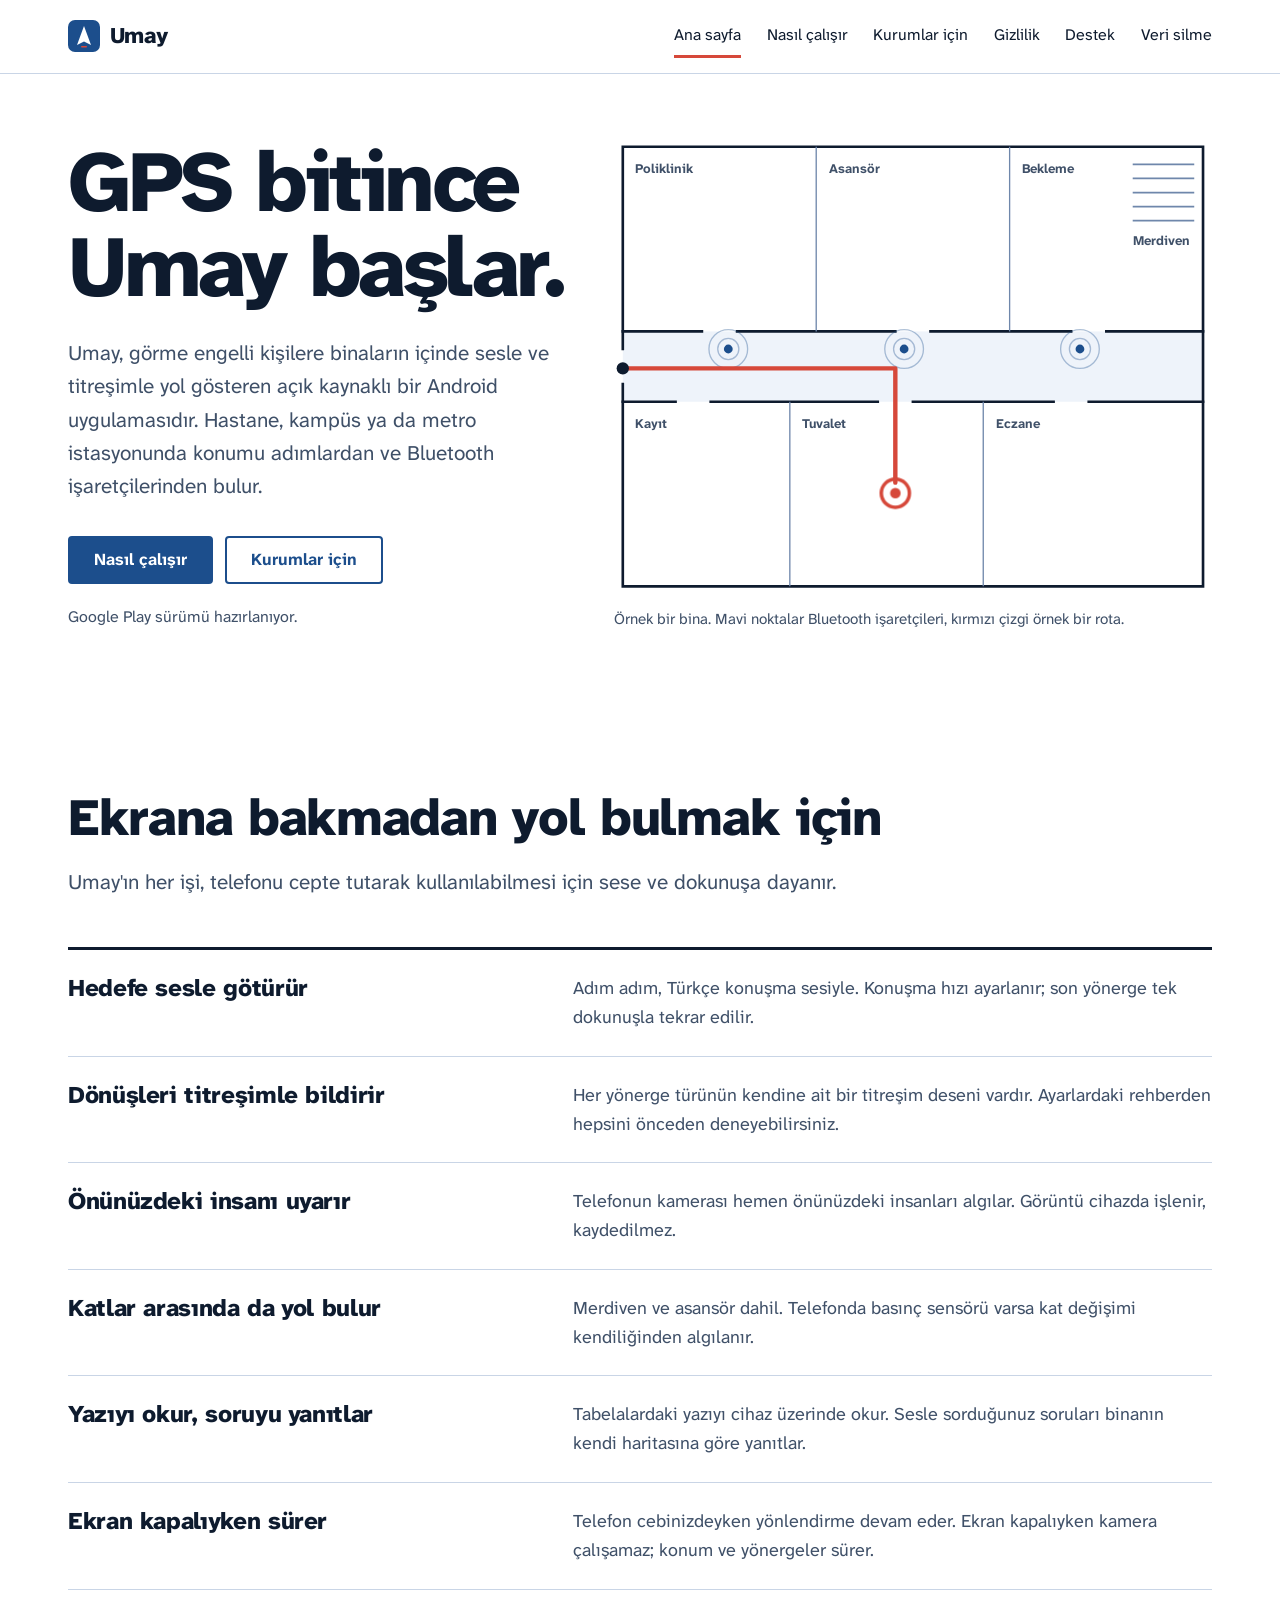
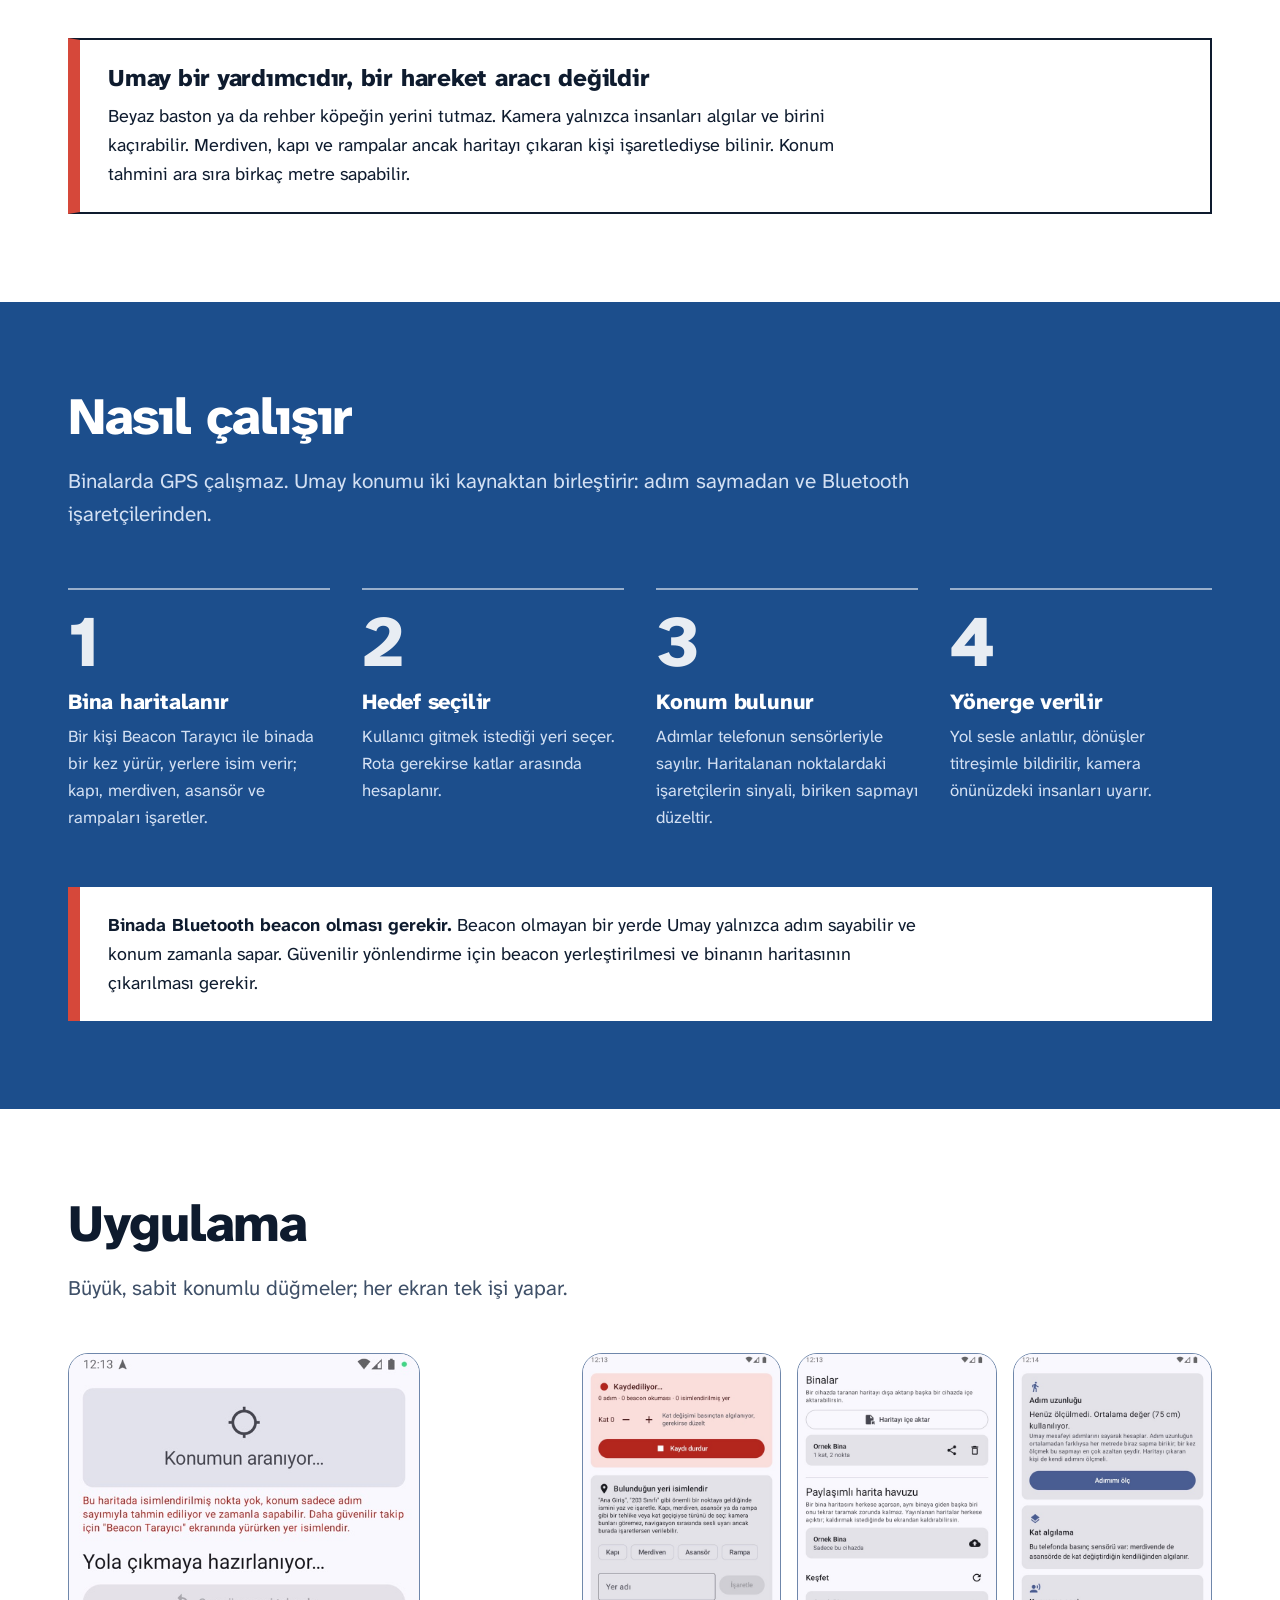
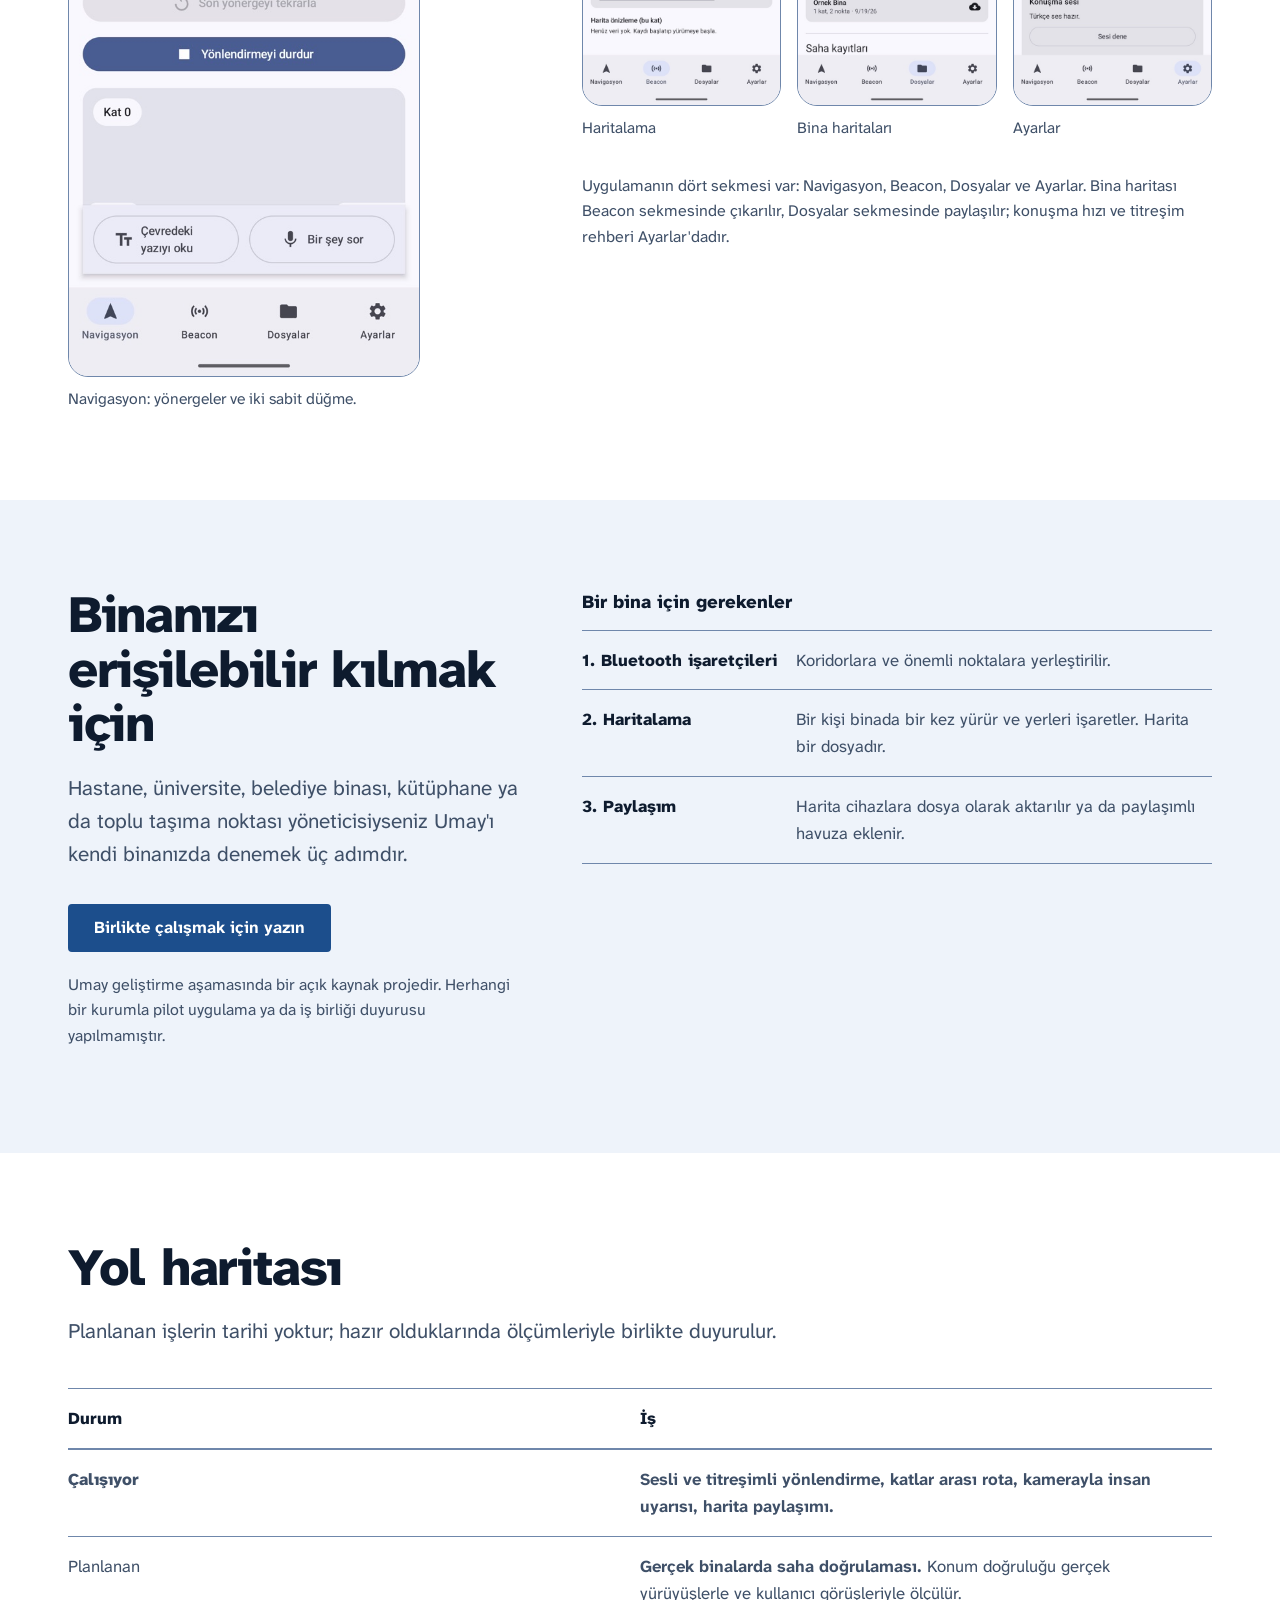
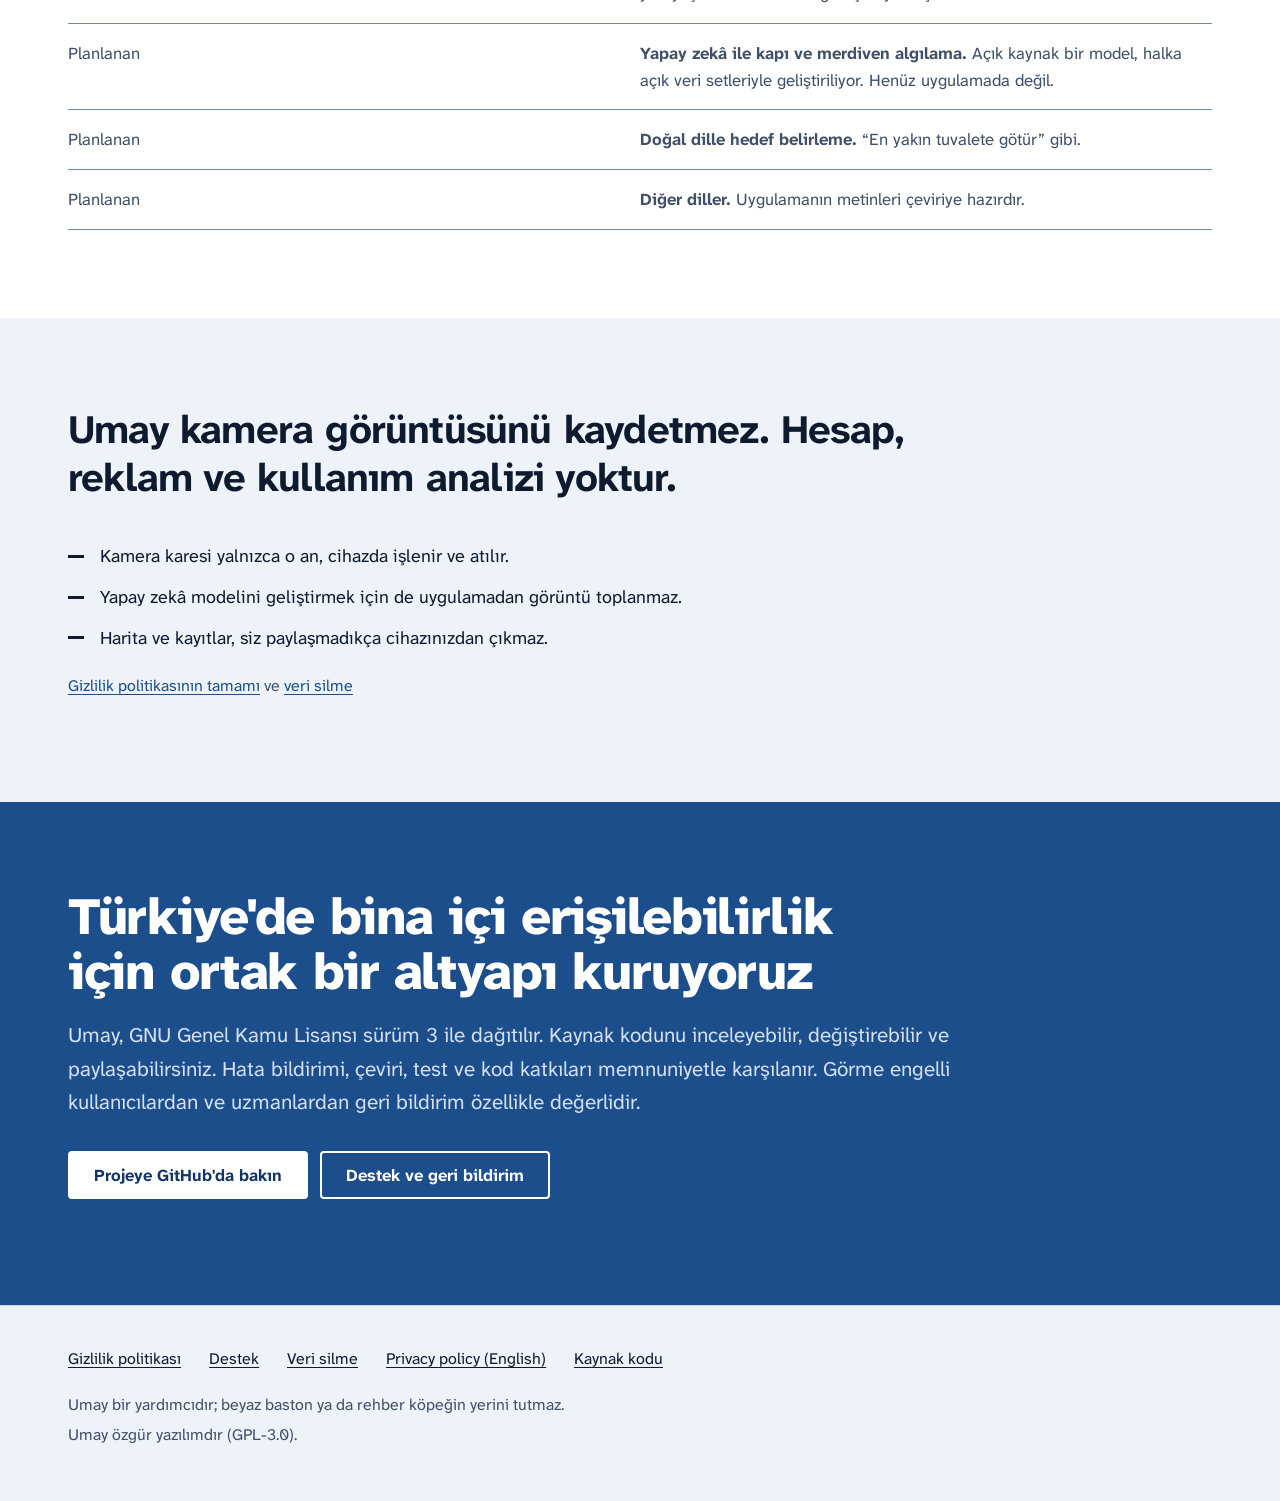
<file: website/index.html>
<!doctype html>
<html lang="tr">
<head>
<meta charset="utf-8">
<meta name="viewport" content="width=device-width, initial-scale=1">
<title>Umay: Kapalı Alan Yönlendirme Asistanı</title>
<meta name="description" content="Umay, görme engelli kişileri binaların içinde sesli yönergeler ve titreşim desenleriyle yönlendiren açık kaynaklı bir Android uygulamasıdır.">
<meta name="color-scheme" content="light dark">
<link rel="icon" href="img/favicon.svg" type="image/svg+xml">
<link rel="preload" href="fonts/atkinson-next-latin-wght-normal.woff2" as="font" type="font/woff2" crossorigin>
<link rel="stylesheet" href="css/site.css">
</head>
<body>
<a class="skip" href="#icerik">Ana içeriğe geç</a>
<header class="site"><div class="wrap">
<a class="brand" href="index.html"><img src="img/favicon.svg" alt="" width="32" height="32">Umay</a>
<nav class="site" aria-label="Ana gezinme"><ul><li><a href="index.html" aria-current="page">Ana sayfa</a></li><li><a href="index.html#nasil">Nasıl çalışır</a></li><li><a href="index.html#kurumlar">Kurumlar için</a></li><li><a href="gizlilik.html">Gizlilik</a></li><li><a href="destek.html">Destek</a></li><li><a href="veri-silme.html">Veri silme</a></li></ul></nav>
</div></header>
<main id="icerik">
<section class="hero"><div class="wrap">
<div>
<h1>GPS bitince Umay başlar.</h1>
<p class="sub">Umay, görme engelli kişilere binaların içinde sesle ve titreşimle yol gösteren açık kaynaklı bir Android uygulamasıdır. Hastane, kampüs ya da metro istasyonunda konumu adımlardan ve Bluetooth işaretçilerinden bulur.</p>
<div class="actions">
<a class="btn solid" href="#nasil">Nasıl çalışır</a>
<a class="btn" href="#kurumlar">Kurumlar için</a>
</div>
<p class="status">Google Play sürümü hazırlanıyor.</p>
</div>
<figure>
<svg class="plan" viewBox="0 0 680 520" role="img" aria-labelledby="plan-t plan-d">
<title id="plan-t">Örnek bir bina planı</title>
<desc id="plan-d">Girişten koridor boyunca ilerleyen kırmızı bir rota, koridordaki üç Bluetooth işaretçisi ve tuvalet odasındaki hedef.</desc>
<rect class="hall" x="10" y="220" width="660" height="80"/>
<path class="wall" d="M10 240V10H670V510H10V280"/>
<path class="wall" d="M10 220H100M140 220H320M360 220H520M560 220H670"/>
<path class="wall" d="M10 300H70M110 300H300M340 300H500M540 300H670"/>
<path class="divider" d="M230 10V220M450 10V220M200 300V510M420 300V510"/>
<g class="stairs"><path d="M590 30H660M590 46H660M590 62H660M590 78H660M590 94H660"/></g>
<text x="24" y="40">Poliklinik</text><text x="244" y="40">Asansör</text><text x="464" y="40">Bekleme</text>
<text x="24" y="330">Kayıt</text><text x="214" y="330">Tuvalet</text><text x="434" y="330">Eczane</text>
<text x="590" y="122">Merdiven</text>
<g><circle class="ring" cx="130" cy="240" r="22"/><circle class="ring" cx="130" cy="240" r="12"/><circle class="beacon" cx="130" cy="240" r="5"/>
<circle class="ring" cx="330" cy="240" r="22"/><circle class="ring" cx="330" cy="240" r="12"/><circle class="beacon" cx="330" cy="240" r="5"/>
<circle class="ring" cx="530" cy="240" r="22"/><circle class="ring" cx="530" cy="240" r="12"/><circle class="beacon" cx="530" cy="240" r="5"/></g>
<path class="route" pathLength="1" d="M10 262H320V392"/>
<circle class="you" cx="10" cy="262" r="7"/>
<g class="dest"><circle class="dest-ring" cx="320" cy="404" r="16"/><circle class="dest-dot" cx="320" cy="404" r="6"/></g>
</svg>
<figcaption>Örnek bir bina. Mavi noktalar Bluetooth işaretçileri, kırmızı çizgi örnek bir rota.</figcaption>
</figure>
</div></section>

<section class="block" id="ozellikler"><div class="wrap">
<h2>Ekrana bakmadan yol bulmak için</h2>
<p class="lead">Umay'ın her işi, telefonu cepte tutarak kullanılabilmesi için sese ve dokunuşa dayanır.</p>
<dl class="spec">
<div><dt>Hedefe sesle götürür</dt><dd>Adım adım, Türkçe konuşma sesiyle. Konuşma hızı ayarlanır; son yönerge tek dokunuşla tekrar edilir.</dd></div>
<div><dt>Dönüşleri titreşimle bildirir</dt><dd>Her yönerge türünün kendine ait bir titreşim deseni vardır. Ayarlardaki rehberden hepsini önceden deneyebilirsiniz.</dd></div>
<div><dt>Önünüzdeki insanı uyarır</dt><dd>Telefonun kamerası hemen önünüzdeki insanları algılar. Görüntü cihazda işlenir, kaydedilmez.</dd></div>
<div><dt>Katlar arasında da yol bulur</dt><dd>Merdiven ve asansör dahil. Telefonda basınç sensörü varsa kat değişimi kendiliğinden algılanır.</dd></div>
<div><dt>Yazıyı okur, soruyu yanıtlar</dt><dd>Tabelalardaki yazıyı cihaz üzerinde okur. Sesle sorduğunuz soruları binanın kendi haritasına göre yanıtlar.</dd></div>
<div><dt>Ekran kapalıyken sürer</dt><dd>Telefon cebinizdeyken yönlendirme devam eder. Ekran kapalıyken kamera çalışamaz; konum ve yönergeler sürer.</dd></div>
</dl>
<div class="notice">
<h3>Umay bir yardımcıdır, bir hareket aracı değildir</h3>
<p>Beyaz baston ya da rehber köpeğin yerini tutmaz. Kamera yalnızca insanları algılar ve birini kaçırabilir. Merdiven, kapı ve rampalar ancak haritayı çıkaran kişi işaretlediyse bilinir. Konum tahmini ara sıra birkaç metre sapabilir.</p>
</div>
</div></section>

<section class="block band" id="nasil"><div class="wrap">
<h2>Nasıl çalışır</h2>
<p class="lead">Binalarda GPS çalışmaz. Umay konumu iki kaynaktan birleştirir: adım saymadan ve Bluetooth işaretçilerinden.</p>
<ol class="steps">
<li><h3>Bina haritalanır</h3><p>Bir kişi Beacon Tarayıcı ile binada bir kez yürür, yerlere isim verir; kapı, merdiven, asansör ve rampaları işaretler.</p></li>
<li><h3>Hedef seçilir</h3><p>Kullanıcı gitmek istediği yeri seçer. Rota gerekirse katlar arasında hesaplanır.</p></li>
<li><h3>Konum bulunur</h3><p>Adımlar telefonun sensörleriyle sayılır. Haritalanan noktalardaki işaretçilerin sinyali, biriken sapmayı düzeltir.</p></li>
<li><h3>Yönerge verilir</h3><p>Yol sesle anlatılır, dönüşler titreşimle bildirilir, kamera önünüzdeki insanları uyarır.</p></li>
</ol>
<div class="beacon-note"><p><strong>Binada Bluetooth beacon olması gerekir.</strong> Beacon olmayan bir yerde Umay yalnızca adım sayabilir ve konum zamanla sapar. Güvenilir yönlendirme için beacon yerleştirilmesi ve binanın haritasının çıkarılması gerekir.</p></div>
</div></section>

<section class="block" id="uygulama"><div class="wrap">
<h2>Uygulama</h2>
<p class="lead">Büyük, sabit konumlu düğmeler; her ekran tek işi yapar.</p>
<div class="app">
<figure class="main"><img src="img/01-aktif-navigasyon.jpg" width="540" height="960" alt="Navigasyon ekranı: konum aranıyor, yönlendirmeyi durdur düğmesi, çevredeki yazıyı oku ve bir şey sor düğmeleri."><figcaption>Navigasyon: yönergeler ve iki sabit düğme.</figcaption></figure>
<div class="more-wrap"><div class="more">
<figure><img src="img/04-haritalama.jpg" width="540" height="960" loading="lazy" alt="Beacon Tarayıcı ekranı: yürürken bir yere ad verilip kapı ya da merdiven olarak işaretleniyor."><figcaption>Haritalama</figcaption></figure>
<figure><img src="img/dosyalar.jpg" width="540" height="960" loading="lazy" alt="Dosyalar ekranı: binalar ve paylaşımlı harita havuzu."><figcaption>Bina haritaları</figcaption></figure>
<figure><img src="img/03-ayarlar.jpg" width="540" height="960" loading="lazy" alt="Ayarlar ekranı: konuşma hızı ve titreşim rehberi."><figcaption>Ayarlar</figcaption></figure>
</div>
<p class="small">Uygulamanın dört sekmesi var: Navigasyon, Beacon, Dosyalar ve Ayarlar. Bina haritası Beacon sekmesinde çıkarılır, Dosyalar sekmesinde paylaşılır; konuşma hızı ve titreşim rehberi Ayarlar'dadır.</p></div>
</div>
</div></section>

<section class="block tint" id="kurumlar"><div class="wrap split">
<div>
<h2>Binanızı erişilebilir kılmak için</h2>
<p class="lead">Hastane, üniversite, belediye binası, kütüphane ya da toplu taşıma noktası yöneticisiyseniz Umay'ı kendi binanızda denemek üç adımdır.</p>
<p class="mt2"><a class="btn solid" href="destek.html">Birlikte çalışmak için yazın</a></p>
<p class="small">Umay geliştirme aşamasında bir açık kaynak projedir. Herhangi bir kurumla pilot uygulama ya da iş birliği duyurusu yapılmamıştır.</p>
</div>
<table class="facts">
<caption>Bir bina için gerekenler</caption>
<tbody>
<tr><th scope="row">1. Bluetooth işaretçileri</th><td>Koridorlara ve önemli noktalara yerleştirilir.</td></tr>
<tr><th scope="row">2. Haritalama</th><td>Bir kişi binada bir kez yürür ve yerleri işaretler. Harita bir dosyadır.</td></tr>
<tr><th scope="row">3. Paylaşım</th><td>Harita cihazlara dosya olarak aktarılır ya da paylaşımlı havuza eklenir.</td></tr>
</tbody></table>
</div></section>

<section class="block" id="yolharitasi"><div class="wrap">
<h2>Yol haritası</h2>
<p class="lead">Planlanan işlerin tarihi yoktur; hazır olduklarında ölçümleriyle birlikte duyurulur.</p>
<div class="tablewrap mt25"><table class="facts">
<caption class="sr-only">Umay yol haritası</caption>
<thead><tr><th scope="col">Durum</th><th scope="col">İş</th></tr></thead>
<tbody>
<tr><td class="status-now">Çalışıyor</td><td><strong>Sesli ve titreşimli yönlendirme, katlar arası rota, kamerayla insan uyarısı, harita paylaşımı.</strong></td></tr>
<tr><td>Planlanan</td><td><strong>Gerçek binalarda saha doğrulaması.</strong> Konum doğruluğu gerçek yürüyüşlerle ve kullanıcı görüşleriyle ölçülür.</td></tr>
<tr><td>Planlanan</td><td><strong>Yapay zekâ ile kapı ve merdiven algılama.</strong> Açık kaynak bir model, halka açık veri setleriyle geliştiriliyor. Henüz uygulamada değil.</td></tr>
<tr><td>Planlanan</td><td><strong>Doğal dille hedef belirleme.</strong> &ldquo;En yakın tuvalete götür&rdquo; gibi.</td></tr>
<tr><td>Planlanan</td><td><strong>Diğer diller.</strong> Uygulamanın metinleri çeviriye hazırdır.</td></tr>
</tbody></table></div>
</div></section>

<section class="block tint" id="gizlilik"><div class="wrap">
<p class="statement">Umay kamera görüntüsünü kaydetmez. Hesap, reklam ve kullanım analizi yoktur.</p>
<ul class="ticks">
<li>Kamera karesi yalnızca o an, cihazda işlenir ve atılır.</li>
<li>Yapay zekâ modelini geliştirmek için de uygulamadan görüntü toplanmaz.</li>
<li>Harita ve kayıtlar, siz paylaşmadıkça cihazınızdan çıkmaz.</li>
</ul>
<p class="small"><a href="gizlilik.html">Gizlilik politikasının tamamı</a> ve <a href="veri-silme.html">veri silme</a></p>
</div></section>

<section class="block band close" id="katki"><div class="wrap">
<h2>Türkiye'de bina içi erişilebilirlik için ortak bir altyapı kuruyoruz</h2>
<p class="lead">Umay, GNU Genel Kamu Lisansı sürüm 3 ile dağıtılır. Kaynak kodunu inceleyebilir, değiştirebilir ve paylaşabilirsiniz. Hata bildirimi, çeviri, test ve kod katkıları memnuniyetle karşılanır. Görme engelli kullanıcılardan ve uzmanlardan geri bildirim özellikle değerlidir.</p>
<p class="actions mt2"><a class="btn solid" href="https://github.com/bedirhantong/Umay">Projeye GitHub'da bakın</a> <a class="btn" href="destek.html">Destek ve geri bildirim</a></p>
</div></section>
</main>
<footer class="site"><div class="wrap">
<ul><li><a href="gizlilik.html">Gizlilik politikası</a></li><li><a href="destek.html">Destek</a></li><li><a href="veri-silme.html">Veri silme</a></li><li><a href="en/privacy.html">Privacy policy (English)</a></li><li><a href="https://github.com/bedirhantong/Umay">Kaynak kodu</a></li></ul>
<p>Umay bir yardımcıdır; beyaz baston ya da rehber köpeğin yerini tutmaz.</p>
<p>Umay özgür yazılımdır (GPL-3.0).</p>
</div></footer>
</body>
</html>
</file>
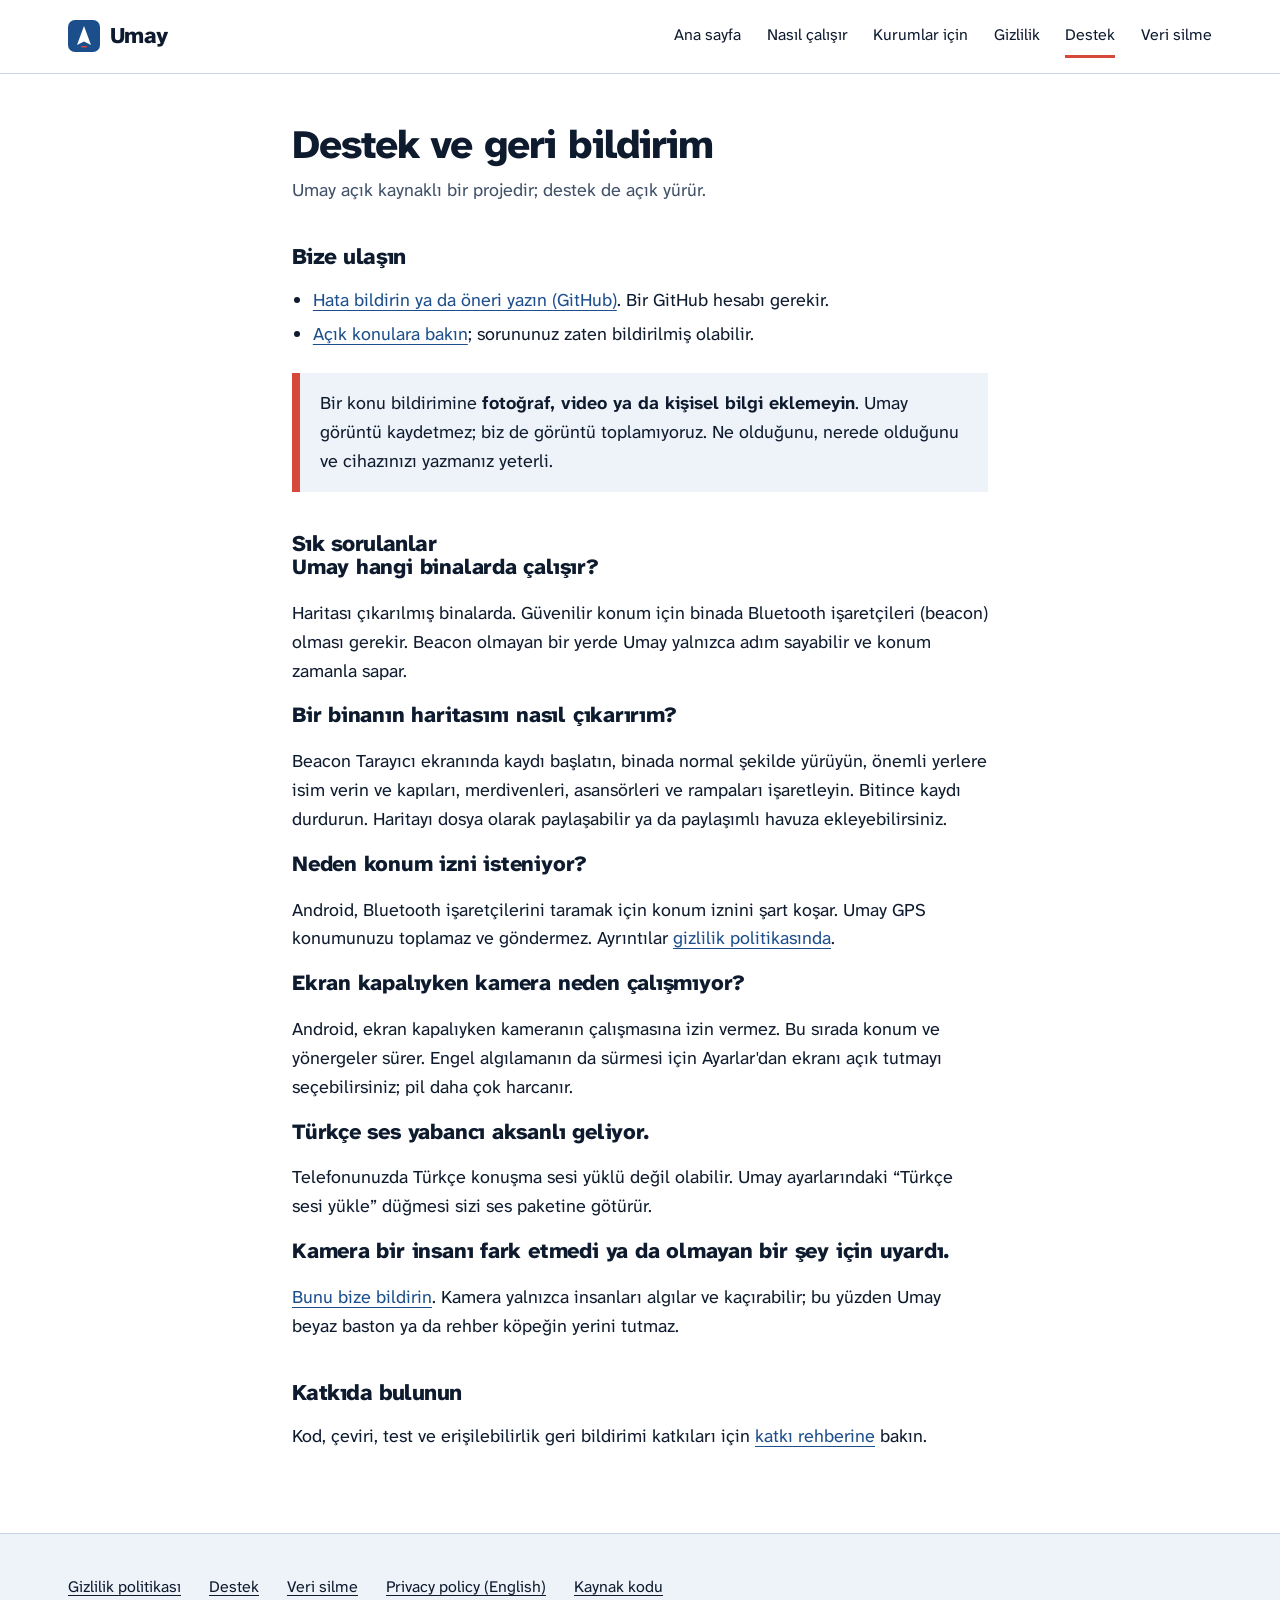
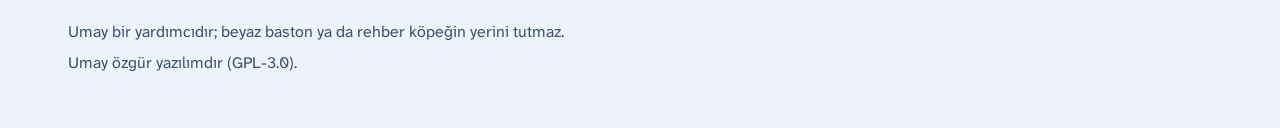
<file: website/destek.html>
<!doctype html>
<html lang="tr">
<head>
<meta charset="utf-8">
<meta name="viewport" content="width=device-width, initial-scale=1">
<title>Destek - Umay</title>
<meta name="description" content="Umay için destek, hata bildirimi ve sık sorulan sorular.">
<meta name="color-scheme" content="light dark">
<link rel="icon" href="img/favicon.svg" type="image/svg+xml">
<link rel="preload" href="fonts/atkinson-next-latin-wght-normal.woff2" as="font" type="font/woff2" crossorigin>
<link rel="stylesheet" href="css/site.css">
</head>
<body>
<a class="skip" href="#icerik">Ana içeriğe geç</a>
<header class="site"><div class="wrap">
<a class="brand" href="index.html"><img src="img/favicon.svg" alt="" width="32" height="32">Umay</a>
<nav class="site" aria-label="Ana gezinme"><ul><li><a href="index.html">Ana sayfa</a></li><li><a href="index.html#nasil">Nasıl çalışır</a></li><li><a href="index.html#kurumlar">Kurumlar için</a></li><li><a href="gizlilik.html">Gizlilik</a></li><li><a href="destek.html" aria-current="page">Destek</a></li><li><a href="veri-silme.html">Veri silme</a></li></ul></nav>
</div></header>
<main id="icerik" class="doc"><div class="wrap narrow">
<h1>Destek ve geri bildirim</h1>
<p class="meta">Umay açık kaynaklı bir projedir; destek de açık yürür.</p>

<h2>Bize ulaşın</h2>
<ul>
<li><a href="https://github.com/bedirhantong/Umay/issues/new/choose">Hata bildirin ya da öneri yazın (GitHub)</a>. Bir GitHub hesabı gerekir.</li>
<li><a href="https://github.com/bedirhantong/Umay/issues">Açık konulara bakın</a>; sorununuz zaten bildirilmiş olabilir.</li>
</ul>
<div class="callout"><p>Bir konu bildirimine <strong>fotoğraf, video ya da kişisel bilgi eklemeyin</strong>. Umay görüntü kaydetmez; biz de görüntü toplamıyoruz. Ne olduğunu, nerede olduğunu ve cihazınızı yazmanız yeterli.</p></div>

<h2>Sık sorulanlar</h2>
<h3>Umay hangi binalarda çalışır?</h3>
<p>Haritası çıkarılmış binalarda. Güvenilir konum için binada Bluetooth işaretçileri (beacon) olması gerekir. Beacon olmayan bir yerde Umay yalnızca adım sayabilir ve konum zamanla sapar.</p>
<h3>Bir binanın haritasını nasıl çıkarırım?</h3>
<p>Beacon Tarayıcı ekranında kaydı başlatın, binada normal şekilde yürüyün, önemli yerlere isim verin ve kapıları, merdivenleri, asansörleri ve rampaları işaretleyin. Bitince kaydı durdurun. Haritayı dosya olarak paylaşabilir ya da paylaşımlı havuza ekleyebilirsiniz.</p>
<h3>Neden konum izni isteniyor?</h3>
<p>Android, Bluetooth işaretçilerini taramak için konum iznini şart koşar. Umay GPS konumunuzu toplamaz ve göndermez. Ayrıntılar <a href="gizlilik.html">gizlilik politikasında</a>.</p>
<h3>Ekran kapalıyken kamera neden çalışmıyor?</h3>
<p>Android, ekran kapalıyken kameranın çalışmasına izin vermez. Bu sırada konum ve yönergeler sürer. Engel algılamanın da sürmesi için Ayarlar'dan ekranı açık tutmayı seçebilirsiniz; pil daha çok harcanır.</p>
<h3>Türkçe ses yabancı aksanlı geliyor.</h3>
<p>Telefonunuzda Türkçe konuşma sesi yüklü değil olabilir. Umay ayarlarındaki &ldquo;Türkçe sesi yükle&rdquo; düğmesi sizi ses paketine götürür.</p>
<h3>Kamera bir insanı fark etmedi ya da olmayan bir şey için uyardı.</h3>
<p><a href="https://github.com/bedirhantong/Umay/issues/new/choose">Bunu bize bildirin</a>. Kamera yalnızca insanları algılar ve kaçırabilir; bu yüzden Umay beyaz baston ya da rehber köpeğin yerini tutmaz.</p>

<h2>Katkıda bulunun</h2>
<p>Kod, çeviri, test ve erişilebilirlik geri bildirimi katkıları için <a href="https://github.com/bedirhantong/Umay/blob/main/CONTRIBUTING.md">katkı rehberine</a> bakın.</p>
</div></main>
<footer class="site"><div class="wrap">
<ul><li><a href="gizlilik.html">Gizlilik politikası</a></li><li><a href="destek.html">Destek</a></li><li><a href="veri-silme.html">Veri silme</a></li><li><a href="en/privacy.html">Privacy policy (English)</a></li><li><a href="https://github.com/bedirhantong/Umay">Kaynak kodu</a></li></ul>
<p>Umay bir yardımcıdır; beyaz baston ya da rehber köpeğin yerini tutmaz.</p>
<p>Umay özgür yazılımdır (GPL-3.0).</p>
</div></footer>
</body>
</html>
</file>
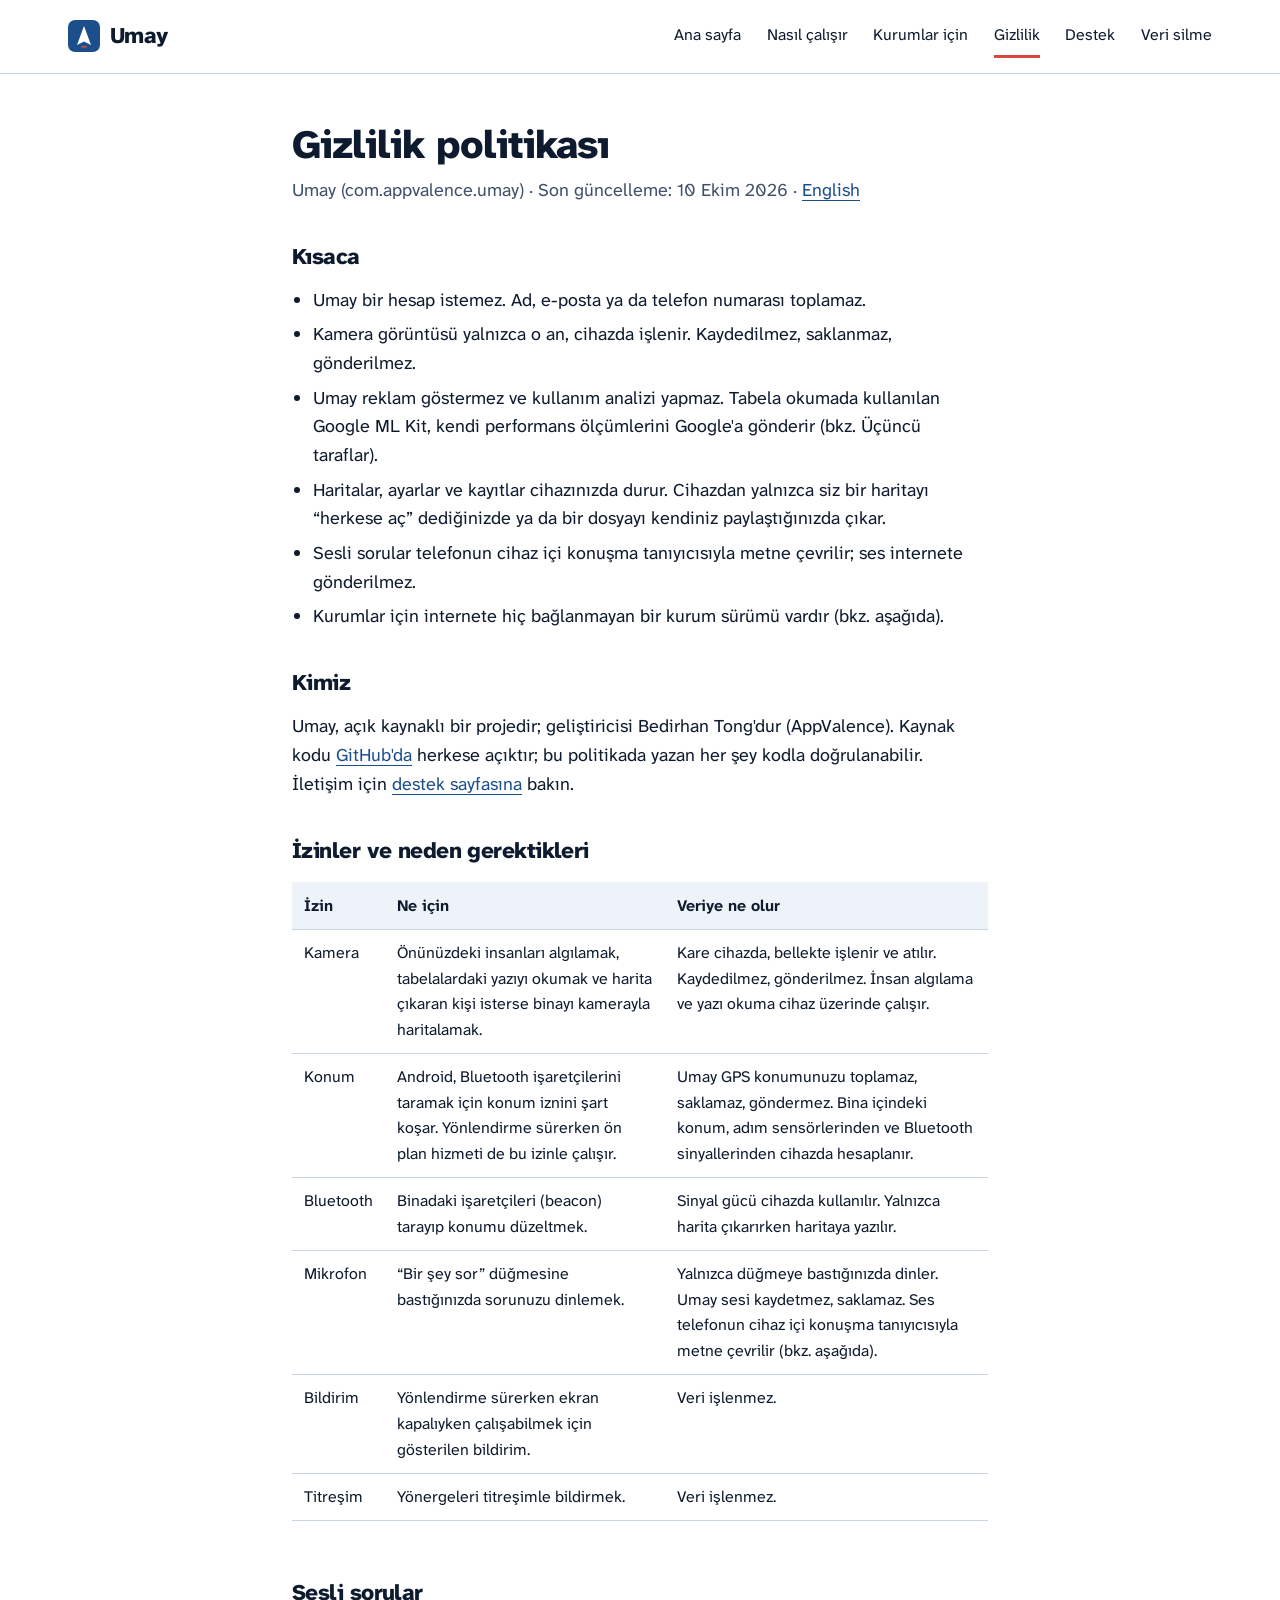
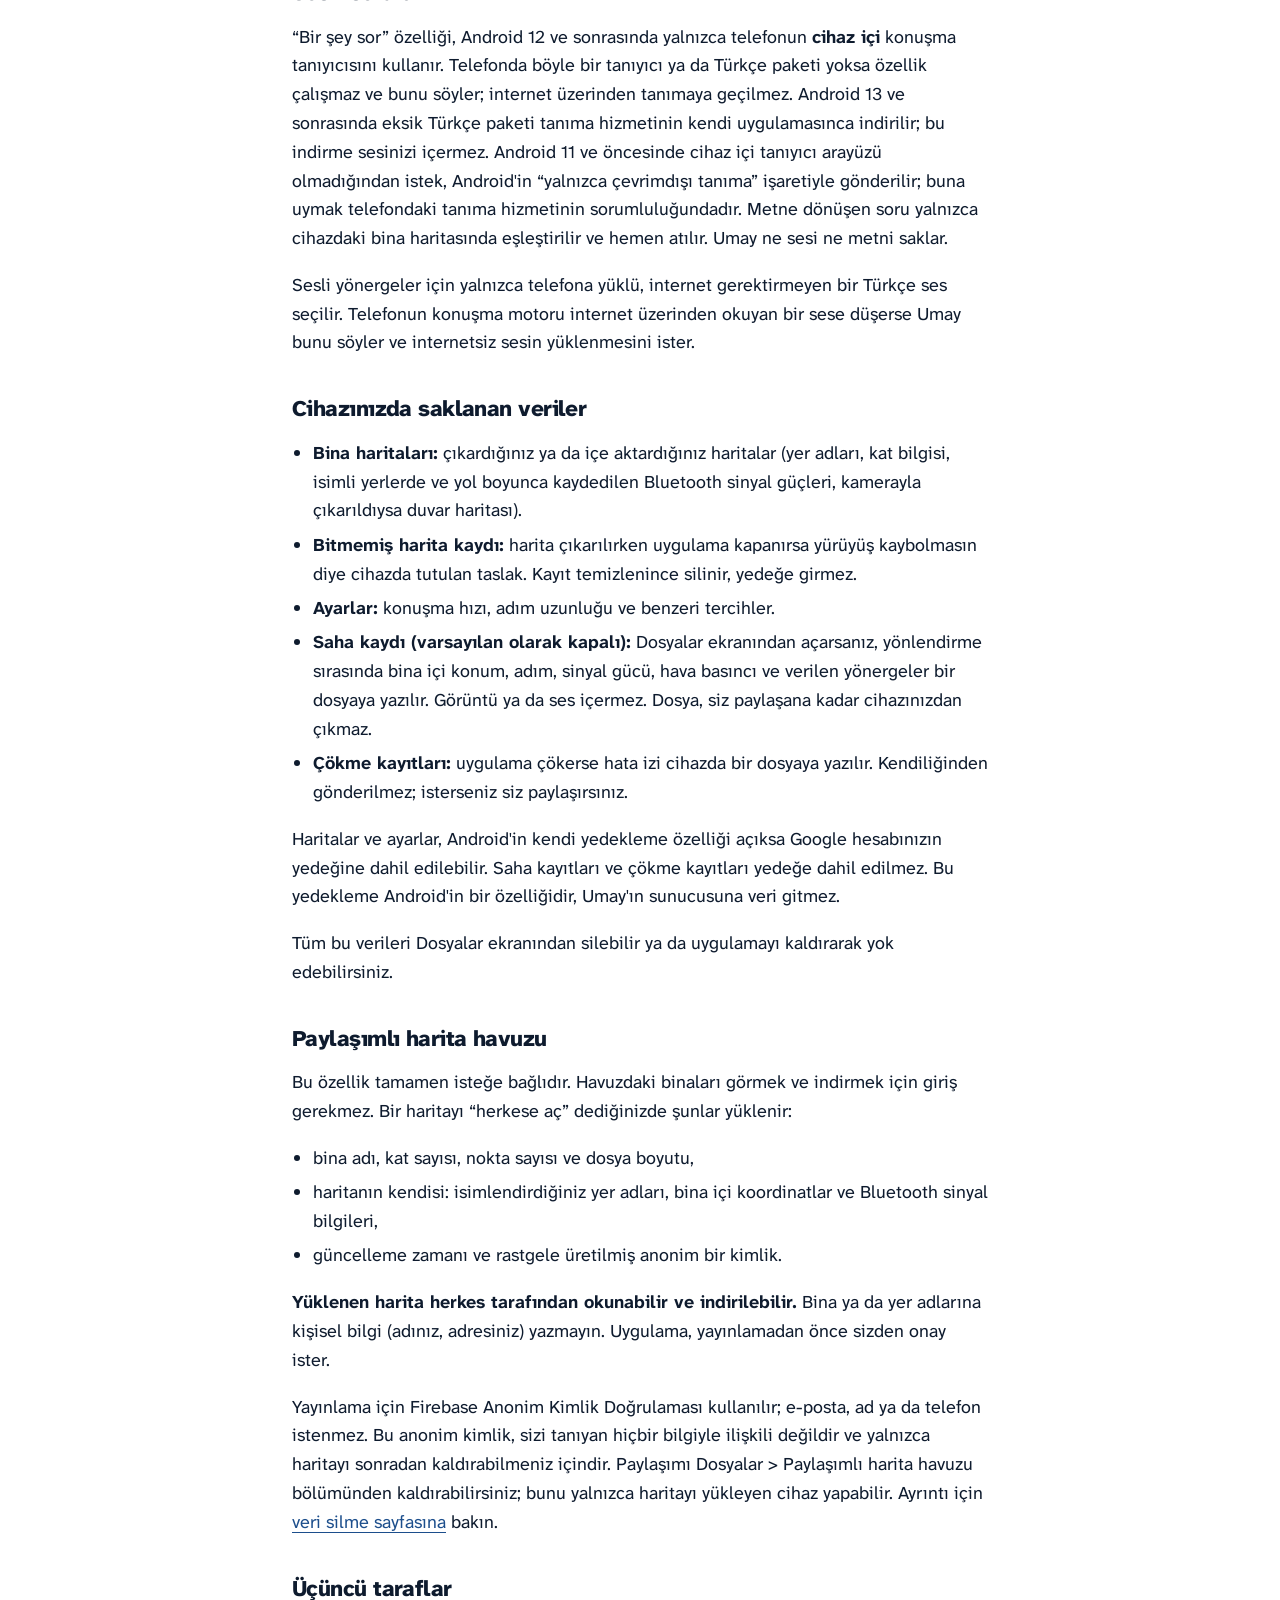
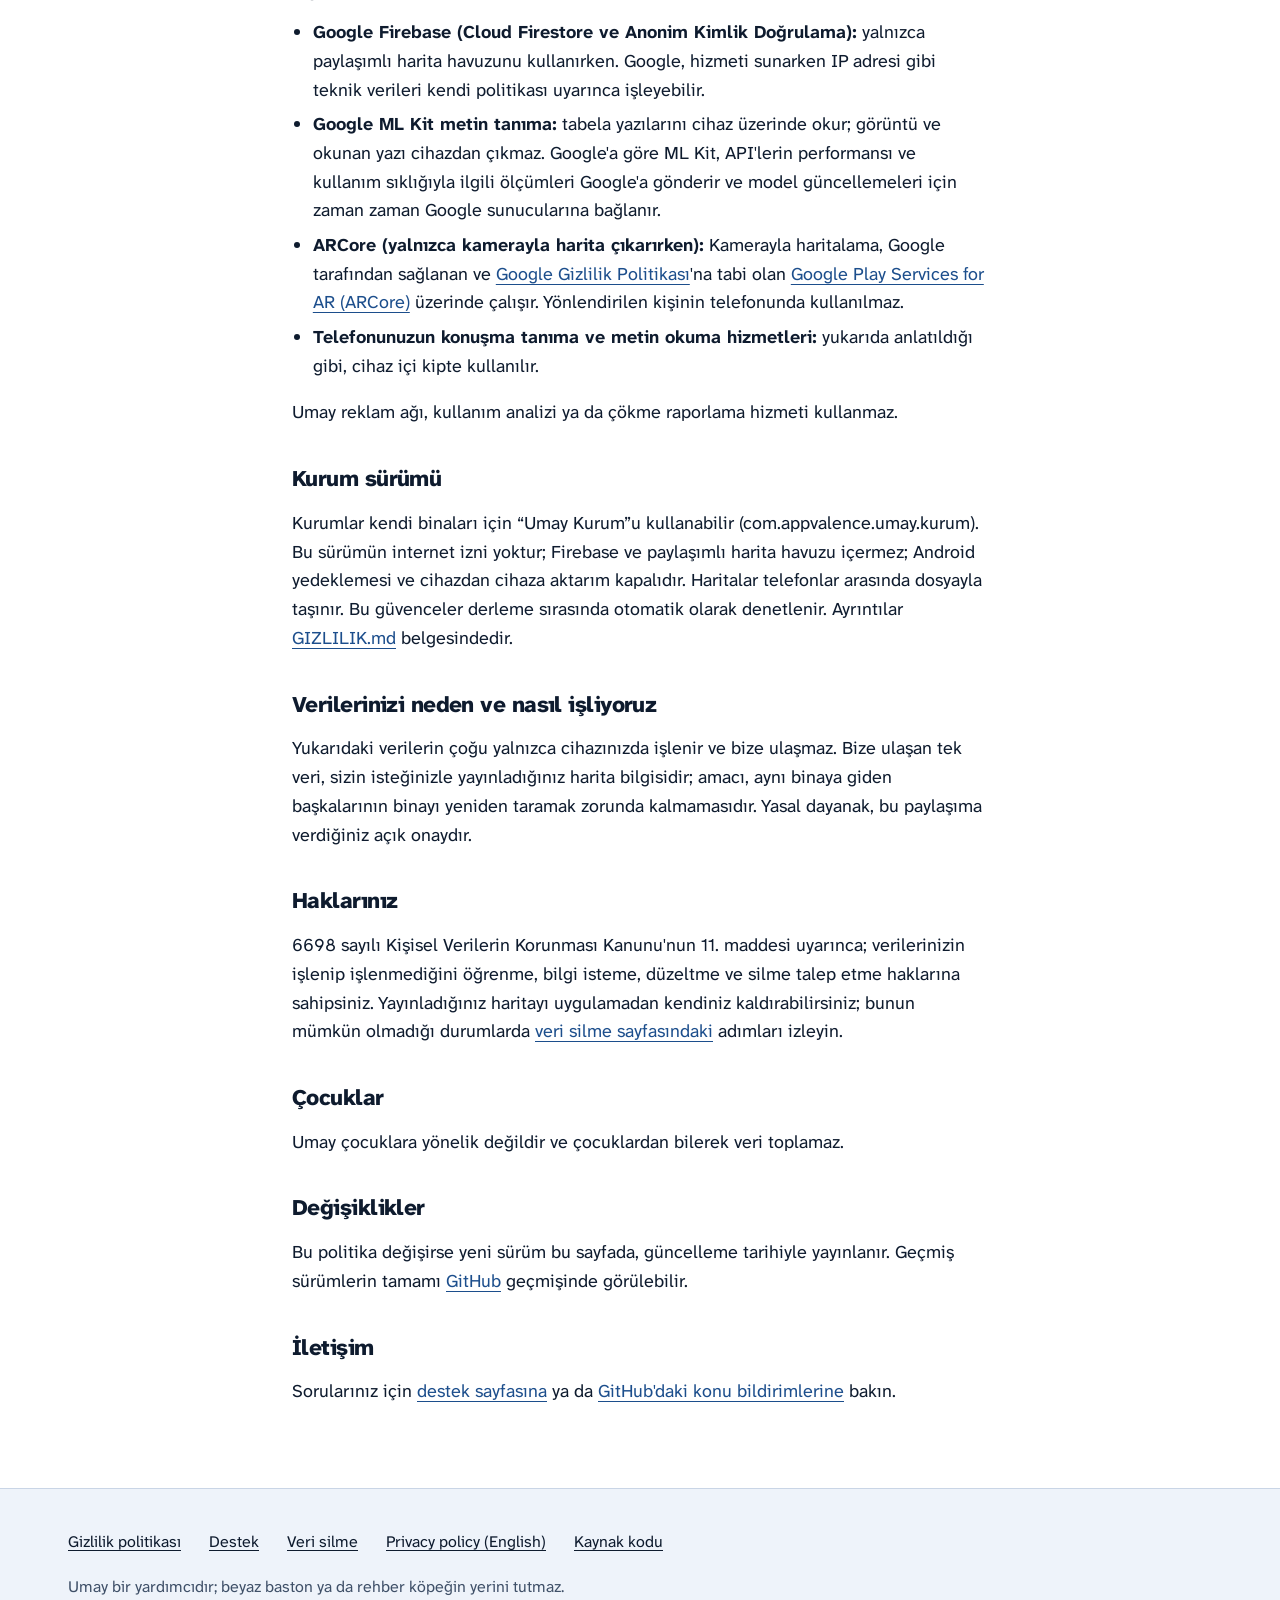
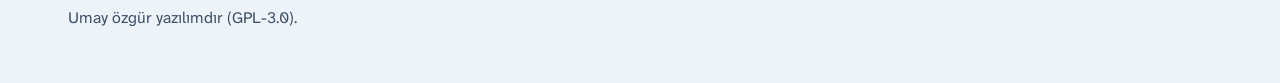
<file: website/gizlilik.html>
<!doctype html>
<html lang="tr">
<head>
<meta charset="utf-8">
<meta name="viewport" content="width=device-width, initial-scale=1">
<title>Gizlilik politikası - Umay</title>
<meta name="description" content="Umay hangi verileri işler, hangilerini işlemez: kamera görüntüsü kaydedilmez, hesap ve reklam yoktur, veriler cihazda kalır.">
<meta name="color-scheme" content="light dark">
<link rel="icon" href="img/favicon.svg" type="image/svg+xml">
<link rel="preload" href="fonts/atkinson-next-latin-wght-normal.woff2" as="font" type="font/woff2" crossorigin>
<link rel="stylesheet" href="css/site.css">
</head>
<body>
<a class="skip" href="#icerik">Ana içeriğe geç</a>
<header class="site"><div class="wrap">
<a class="brand" href="index.html"><img src="img/favicon.svg" alt="" width="32" height="32">Umay</a>
<nav class="site" aria-label="Ana gezinme"><ul><li><a href="index.html">Ana sayfa</a></li><li><a href="index.html#nasil">Nasıl çalışır</a></li><li><a href="index.html#kurumlar">Kurumlar için</a></li><li><a href="gizlilik.html" aria-current="page">Gizlilik</a></li><li><a href="destek.html">Destek</a></li><li><a href="veri-silme.html">Veri silme</a></li></ul></nav>
</div></header>
<main id="icerik" class="doc"><div class="wrap narrow">
<h1>Gizlilik politikası</h1>
<p class="meta">Umay (com.appvalence.umay) &middot; Son güncelleme: 10 Ekim 2026 &middot; <a href="en/privacy.html" hreflang="en" lang="en">English</a></p>

<h2>Kısaca</h2>
<ul>
<li>Umay bir hesap istemez. Ad, e-posta ya da telefon numarası toplamaz.</li>
<li>Kamera görüntüsü yalnızca o an, cihazda işlenir. Kaydedilmez, saklanmaz, gönderilmez.</li>
<li>Umay reklam göstermez ve kullanım analizi yapmaz. Tabela okumada kullanılan Google ML Kit, kendi performans ölçümlerini Google'a gönderir (bkz. Üçüncü taraflar).</li>
<li>Haritalar, ayarlar ve kayıtlar cihazınızda durur. Cihazdan yalnızca siz bir haritayı &ldquo;herkese aç&rdquo; dediğinizde ya da bir dosyayı kendiniz paylaştığınızda çıkar.</li>
<li>Sesli sorular telefonun cihaz içi konuşma tanıyıcısıyla metne çevrilir; ses internete gönderilmez.</li>
<li>Kurumlar için internete hiç bağlanmayan bir kurum sürümü vardır (bkz. aşağıda).</li>
</ul>

<h2>Kimiz</h2>
<p>Umay, açık kaynaklı bir projedir; geliştiricisi Bedirhan Tong'dur (AppValence). Kaynak kodu <a href="https://github.com/bedirhantong/Umay">GitHub'da</a> herkese açıktır; bu politikada yazan her şey kodla doğrulanabilir. İletişim için <a href="destek.html">destek sayfasına</a> bakın.</p>

<h2>İzinler ve neden gerektikleri</h2>
<div class="tablewrap"><table>
<thead><tr><th>İzin</th><th>Ne için</th><th>Veriye ne olur</th></tr></thead>
<tbody>
<tr><td>Kamera</td><td>Önünüzdeki insanları algılamak, tabelalardaki yazıyı okumak ve harita çıkaran kişi isterse binayı kamerayla haritalamak.</td><td>Kare cihazda, bellekte işlenir ve atılır. Kaydedilmez, gönderilmez. İnsan algılama ve yazı okuma cihaz üzerinde çalışır.</td></tr>
<tr><td>Konum</td><td>Android, Bluetooth işaretçilerini taramak için konum iznini şart koşar. Yönlendirme sürerken ön plan hizmeti de bu izinle çalışır.</td><td>Umay GPS konumunuzu toplamaz, saklamaz, göndermez. Bina içindeki konum, adım sensörlerinden ve Bluetooth sinyallerinden cihazda hesaplanır.</td></tr>
<tr><td>Bluetooth</td><td>Binadaki işaretçileri (beacon) tarayıp konumu düzeltmek.</td><td>Sinyal gücü cihazda kullanılır. Yalnızca harita çıkarırken haritaya yazılır.</td></tr>
<tr><td>Mikrofon</td><td>&ldquo;Bir şey sor&rdquo; düğmesine bastığınızda sorunuzu dinlemek.</td><td>Yalnızca düğmeye bastığınızda dinler. Umay sesi kaydetmez, saklamaz. Ses telefonun cihaz içi konuşma tanıyıcısıyla metne çevrilir (bkz. aşağıda).</td></tr>
<tr><td>Bildirim</td><td>Yönlendirme sürerken ekran kapalıyken çalışabilmek için gösterilen bildirim.</td><td>Veri işlenmez.</td></tr>
<tr><td>Titreşim</td><td>Yönergeleri titreşimle bildirmek.</td><td>Veri işlenmez.</td></tr>
</tbody></table></div>

<h2>Sesli sorular</h2>
<p>&ldquo;Bir şey sor&rdquo; özelliği, Android 12 ve sonrasında yalnızca telefonun <strong>cihaz içi</strong> konuşma tanıyıcısını kullanır. Telefonda böyle bir tanıyıcı ya da Türkçe paketi yoksa özellik çalışmaz ve bunu söyler; internet üzerinden tanımaya geçilmez. Android 13 ve sonrasında eksik Türkçe paketi tanıma hizmetinin kendi uygulamasınca indirilir; bu indirme sesinizi içermez. Android 11 ve öncesinde cihaz içi tanıyıcı arayüzü olmadığından istek, Android'in &ldquo;yalnızca çevrimdışı tanıma&rdquo; işaretiyle gönderilir; buna uymak telefondaki tanıma hizmetinin sorumluluğundadır. Metne dönüşen soru yalnızca cihazdaki bina haritasında eşleştirilir ve hemen atılır. Umay ne sesi ne metni saklar.</p>
<p>Sesli yönergeler için yalnızca telefona yüklü, internet gerektirmeyen bir Türkçe ses seçilir. Telefonun konuşma motoru internet üzerinden okuyan bir sese düşerse Umay bunu söyler ve internetsiz sesin yüklenmesini ister.</p>

<h2>Cihazınızda saklanan veriler</h2>
<ul>
<li><strong>Bina haritaları:</strong> çıkardığınız ya da içe aktardığınız haritalar (yer adları, kat bilgisi, isimli yerlerde ve yol boyunca kaydedilen Bluetooth sinyal güçleri, kamerayla çıkarıldıysa duvar haritası).</li>
<li><strong>Bitmemiş harita kaydı:</strong> harita çıkarılırken uygulama kapanırsa yürüyüş kaybolmasın diye cihazda tutulan taslak. Kayıt temizlenince silinir, yedeğe girmez.</li>
<li><strong>Ayarlar:</strong> konuşma hızı, adım uzunluğu ve benzeri tercihler.</li>
<li><strong>Saha kaydı (varsayılan olarak kapalı):</strong> Dosyalar ekranından açarsanız, yönlendirme sırasında bina içi konum, adım, sinyal gücü, hava basıncı ve verilen yönergeler bir dosyaya yazılır. Görüntü ya da ses içermez. Dosya, siz paylaşana kadar cihazınızdan çıkmaz.</li>
<li><strong>Çökme kayıtları:</strong> uygulama çökerse hata izi cihazda bir dosyaya yazılır. Kendiliğinden gönderilmez; isterseniz siz paylaşırsınız.</li>
</ul>
<p>Haritalar ve ayarlar, Android'in kendi yedekleme özelliği açıksa Google hesabınızın yedeğine dahil edilebilir. Saha kayıtları ve çökme kayıtları yedeğe dahil edilmez. Bu yedekleme Android'in bir özelliğidir, Umay'ın sunucusuna veri gitmez.</p>
<p>Tüm bu verileri Dosyalar ekranından silebilir ya da uygulamayı kaldırarak yok edebilirsiniz.</p>

<h2>Paylaşımlı harita havuzu</h2>
<p>Bu özellik tamamen isteğe bağlıdır. Havuzdaki binaları görmek ve indirmek için giriş gerekmez. Bir haritayı &ldquo;herkese aç&rdquo; dediğinizde şunlar yüklenir:</p>
<ul>
<li>bina adı, kat sayısı, nokta sayısı ve dosya boyutu,</li>
<li>haritanın kendisi: isimlendirdiğiniz yer adları, bina içi koordinatlar ve Bluetooth sinyal bilgileri,</li>
<li>güncelleme zamanı ve rastgele üretilmiş anonim bir kimlik.</li>
</ul>
<p><strong>Yüklenen harita herkes tarafından okunabilir ve indirilebilir.</strong> Bina ya da yer adlarına kişisel bilgi (adınız, adresiniz) yazmayın. Uygulama, yayınlamadan önce sizden onay ister.</p>
<p>Yayınlama için Firebase Anonim Kimlik Doğrulaması kullanılır; e-posta, ad ya da telefon istenmez. Bu anonim kimlik, sizi tanıyan hiçbir bilgiyle ilişkili değildir ve yalnızca haritayı sonradan kaldırabilmeniz içindir. Paylaşımı Dosyalar &gt; Paylaşımlı harita havuzu bölümünden kaldırabilirsiniz; bunu yalnızca haritayı yükleyen cihaz yapabilir. Ayrıntı için <a href="veri-silme.html">veri silme sayfasına</a> bakın.</p>

<h2>Üçüncü taraflar</h2>
<ul>
<li><strong>Google Firebase (Cloud Firestore ve Anonim Kimlik Doğrulama):</strong> yalnızca paylaşımlı harita havuzunu kullanırken. Google, hizmeti sunarken IP adresi gibi teknik verileri kendi politikası uyarınca işleyebilir.</li>
<li><strong>Google ML Kit metin tanıma:</strong> tabela yazılarını cihaz üzerinde okur; görüntü ve okunan yazı cihazdan çıkmaz. Google'a göre ML Kit, API'lerin performansı ve kullanım sıklığıyla ilgili ölçümleri Google'a gönderir ve model güncellemeleri için zaman zaman Google sunucularına bağlanır.</li>
<li><strong>ARCore (yalnızca kamerayla harita çıkarırken):</strong> Kamerayla haritalama, Google tarafından sağlanan ve <a href="https://policies.google.com/privacy">Google Gizlilik Politikası</a>'na tabi olan <a href="https://play.google.com/store/apps/details?id=com.google.ar.core">Google Play Services for AR (ARCore)</a> üzerinde çalışır. Yönlendirilen kişinin telefonunda kullanılmaz.</li>
<li><strong>Telefonunuzun konuşma tanıma ve metin okuma hizmetleri:</strong> yukarıda anlatıldığı gibi, cihaz içi kipte kullanılır.</li>
</ul>
<p>Umay reklam ağı, kullanım analizi ya da çökme raporlama hizmeti kullanmaz.</p>

<h2>Kurum sürümü</h2>
<p>Kurumlar kendi binaları için &ldquo;Umay Kurum&rdquo;u kullanabilir (com.appvalence.umay.kurum). Bu sürümün internet izni yoktur; Firebase ve paylaşımlı harita havuzu içermez; Android yedeklemesi ve cihazdan cihaza aktarım kapalıdır. Haritalar telefonlar arasında dosyayla taşınır. Bu güvenceler derleme sırasında otomatik olarak denetlenir. Ayrıntılar <a href="https://github.com/bedirhantong/Umay/blob/main/docs/GIZLILIK.md">GIZLILIK.md</a> belgesindedir.</p>

<h2>Verilerinizi neden ve nasıl işliyoruz</h2>
<p>Yukarıdaki verilerin çoğu yalnızca cihazınızda işlenir ve bize ulaşmaz. Bize ulaşan tek veri, sizin isteğinizle yayınladığınız harita bilgisidir; amacı, aynı binaya giden başkalarının binayı yeniden taramak zorunda kalmamasıdır. Yasal dayanak, bu paylaşıma verdiğiniz açık onaydır.</p>

<h2>Haklarınız</h2>
<p>6698 sayılı Kişisel Verilerin Korunması Kanunu'nun 11. maddesi uyarınca; verilerinizin işlenip işlenmediğini öğrenme, bilgi isteme, düzeltme ve silme talep etme haklarına sahipsiniz. Yayınladığınız haritayı uygulamadan kendiniz kaldırabilirsiniz; bunun mümkün olmadığı durumlarda <a href="veri-silme.html">veri silme sayfasındaki</a> adımları izleyin.</p>

<h2>Çocuklar</h2>
<p>Umay çocuklara yönelik değildir ve çocuklardan bilerek veri toplamaz.</p>

<h2>Değişiklikler</h2>
<p>Bu politika değişirse yeni sürüm bu sayfada, güncelleme tarihiyle yayınlanır. Geçmiş sürümlerin tamamı <a href="https://github.com/bedirhantong/Umay">GitHub</a> geçmişinde görülebilir.</p>

<h2>İletişim</h2>
<p>Sorularınız için <a href="destek.html">destek sayfasına</a> ya da <a href="https://github.com/bedirhantong/Umay/issues">GitHub'daki konu bildirimlerine</a> bakın.</p>
</div></main>
<footer class="site"><div class="wrap">
<ul><li><a href="gizlilik.html">Gizlilik politikası</a></li><li><a href="destek.html">Destek</a></li><li><a href="veri-silme.html">Veri silme</a></li><li><a href="en/privacy.html">Privacy policy (English)</a></li><li><a href="https://github.com/bedirhantong/Umay">Kaynak kodu</a></li></ul>
<p>Umay bir yardımcıdır; beyaz baston ya da rehber köpeğin yerini tutmaz.</p>
<p>Umay özgür yazılımdır (GPL-3.0).</p>
</div></footer>
</body>
</html>
</file>
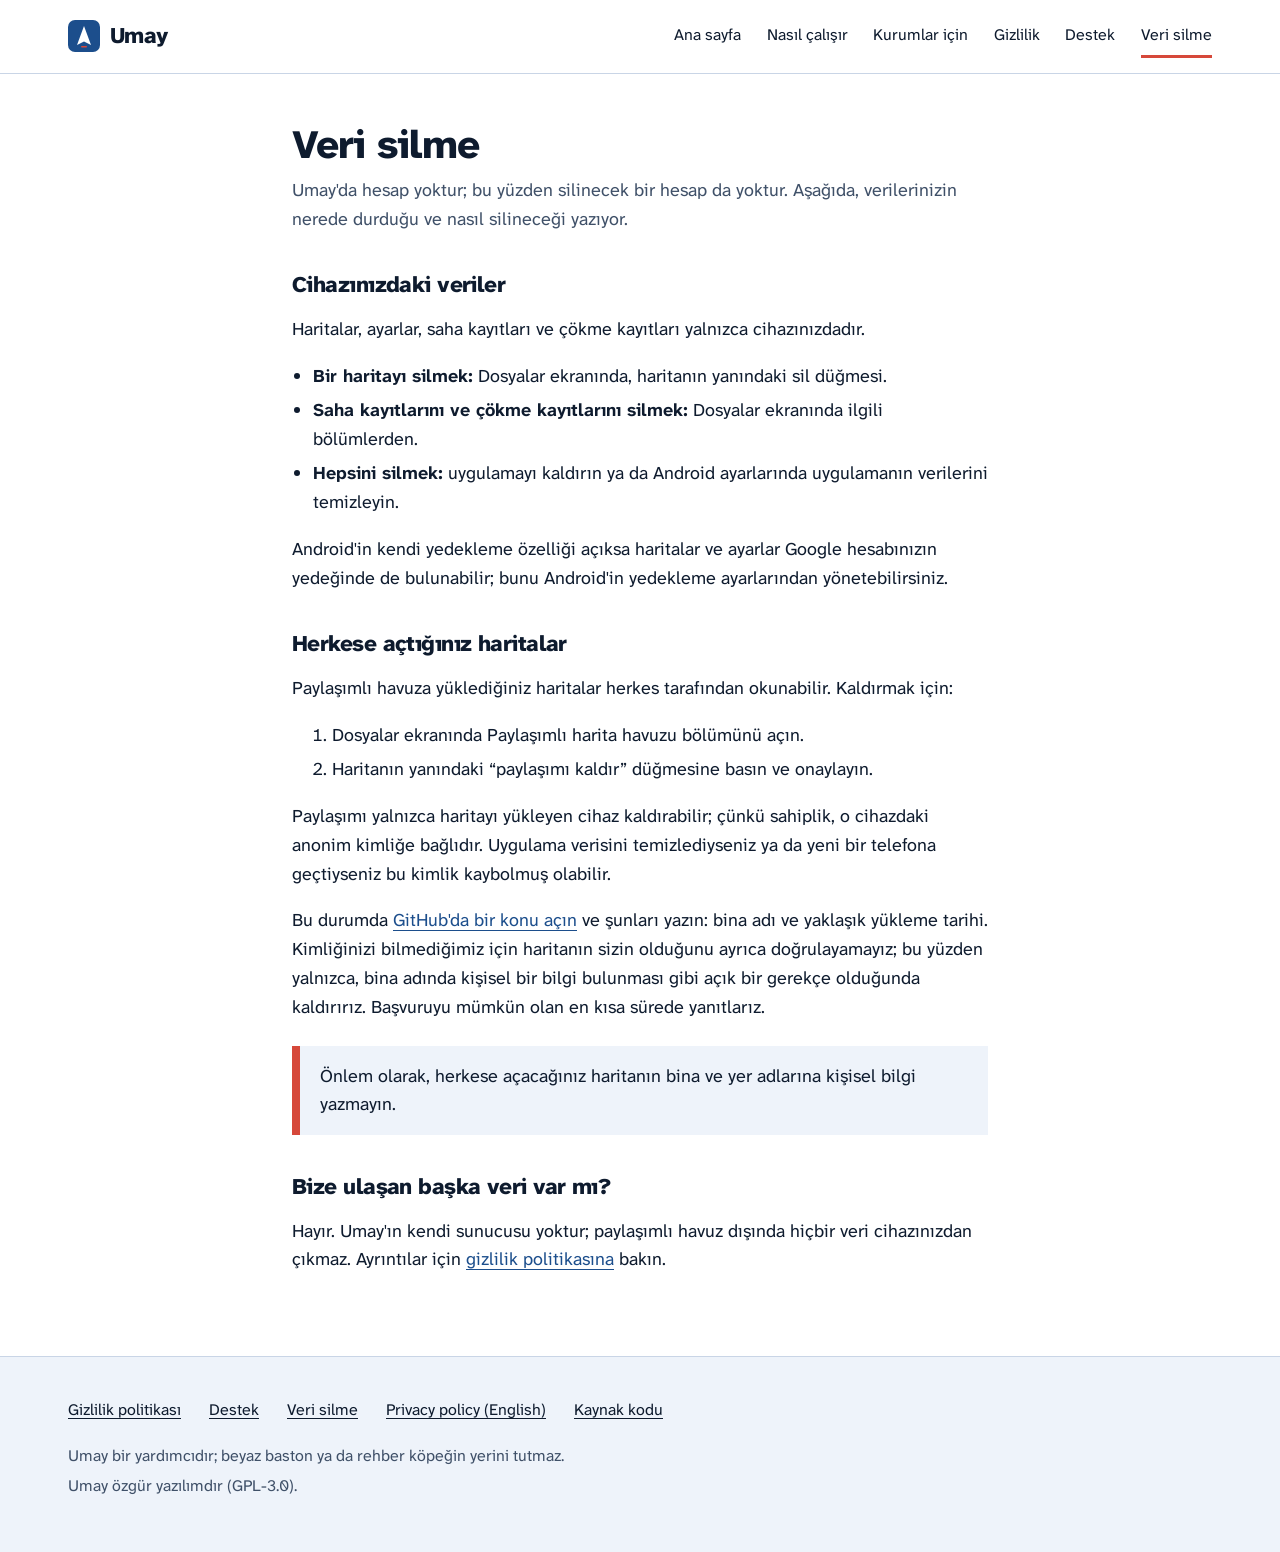
<file: website/veri-silme.html>
<!doctype html>
<html lang="tr">
<head>
<meta charset="utf-8">
<meta name="viewport" content="width=device-width, initial-scale=1">
<title>Veri silme - Umay</title>
<meta name="description" content="Umay'da cihazdaki verilerin ve herkese açılan haritaların nasıl silineceği.">
<meta name="color-scheme" content="light dark">
<link rel="icon" href="img/favicon.svg" type="image/svg+xml">
<link rel="preload" href="fonts/atkinson-next-latin-wght-normal.woff2" as="font" type="font/woff2" crossorigin>
<link rel="stylesheet" href="css/site.css">
</head>
<body>
<a class="skip" href="#icerik">Ana içeriğe geç</a>
<header class="site"><div class="wrap">
<a class="brand" href="index.html"><img src="img/favicon.svg" alt="" width="32" height="32">Umay</a>
<nav class="site" aria-label="Ana gezinme"><ul><li><a href="index.html">Ana sayfa</a></li><li><a href="index.html#nasil">Nasıl çalışır</a></li><li><a href="index.html#kurumlar">Kurumlar için</a></li><li><a href="gizlilik.html">Gizlilik</a></li><li><a href="destek.html">Destek</a></li><li><a href="veri-silme.html" aria-current="page">Veri silme</a></li></ul></nav>
</div></header>
<main id="icerik" class="doc"><div class="wrap narrow">
<h1>Veri silme</h1>
<p class="meta">Umay'da hesap yoktur; bu yüzden silinecek bir hesap da yoktur. Aşağıda, verilerinizin nerede durduğu ve nasıl silineceği yazıyor.</p>

<h2>Cihazınızdaki veriler</h2>
<p>Haritalar, ayarlar, saha kayıtları ve çökme kayıtları yalnızca cihazınızdadır.</p>
<ul>
<li><strong>Bir haritayı silmek:</strong> Dosyalar ekranında, haritanın yanındaki sil düğmesi.</li>
<li><strong>Saha kayıtlarını ve çökme kayıtlarını silmek:</strong> Dosyalar ekranında ilgili bölümlerden.</li>
<li><strong>Hepsini silmek:</strong> uygulamayı kaldırın ya da Android ayarlarında uygulamanın verilerini temizleyin.</li>
</ul>
<p>Android'in kendi yedekleme özelliği açıksa haritalar ve ayarlar Google hesabınızın yedeğinde de bulunabilir; bunu Android'in yedekleme ayarlarından yönetebilirsiniz.</p>

<h2>Herkese açtığınız haritalar</h2>
<p>Paylaşımlı havuza yüklediğiniz haritalar herkes tarafından okunabilir. Kaldırmak için:</p>
<ol>
<li>Dosyalar ekranında Paylaşımlı harita havuzu bölümünü açın.</li>
<li>Haritanın yanındaki &ldquo;paylaşımı kaldır&rdquo; düğmesine basın ve onaylayın.</li>
</ol>
<p>Paylaşımı yalnızca haritayı yükleyen cihaz kaldırabilir; çünkü sahiplik, o cihazdaki anonim kimliğe bağlıdır. Uygulama verisini temizlediyseniz ya da yeni bir telefona geçtiyseniz bu kimlik kaybolmuş olabilir.</p>
<p>Bu durumda <a href="https://github.com/bedirhantong/Umay/issues/new/choose">GitHub'da bir konu açın</a> ve şunları yazın: bina adı ve yaklaşık yükleme tarihi. Kimliğinizi bilmediğimiz için haritanın sizin olduğunu ayrıca doğrulayamayız; bu yüzden yalnızca, bina adında kişisel bir bilgi bulunması gibi açık bir gerekçe olduğunda kaldırırız. Başvuruyu mümkün olan en kısa sürede yanıtlarız.</p>
<div class="callout"><p>Önlem olarak, herkese açacağınız haritanın bina ve yer adlarına kişisel bilgi yazmayın.</p></div>

<h2>Bize ulaşan başka veri var mı?</h2>
<p>Hayır. Umay'ın kendi sunucusu yoktur; paylaşımlı havuz dışında hiçbir veri cihazınızdan çıkmaz. Ayrıntılar için <a href="gizlilik.html">gizlilik politikasına</a> bakın.</p>
</div></main>
<footer class="site"><div class="wrap">
<ul><li><a href="gizlilik.html">Gizlilik politikası</a></li><li><a href="destek.html">Destek</a></li><li><a href="veri-silme.html">Veri silme</a></li><li><a href="en/privacy.html">Privacy policy (English)</a></li><li><a href="https://github.com/bedirhantong/Umay">Kaynak kodu</a></li></ul>
<p>Umay bir yardımcıdır; beyaz baston ya da rehber köpeğin yerini tutmaz.</p>
<p>Umay özgür yazılımdır (GPL-3.0).</p>
</div></footer>
</body>
</html>
</file>
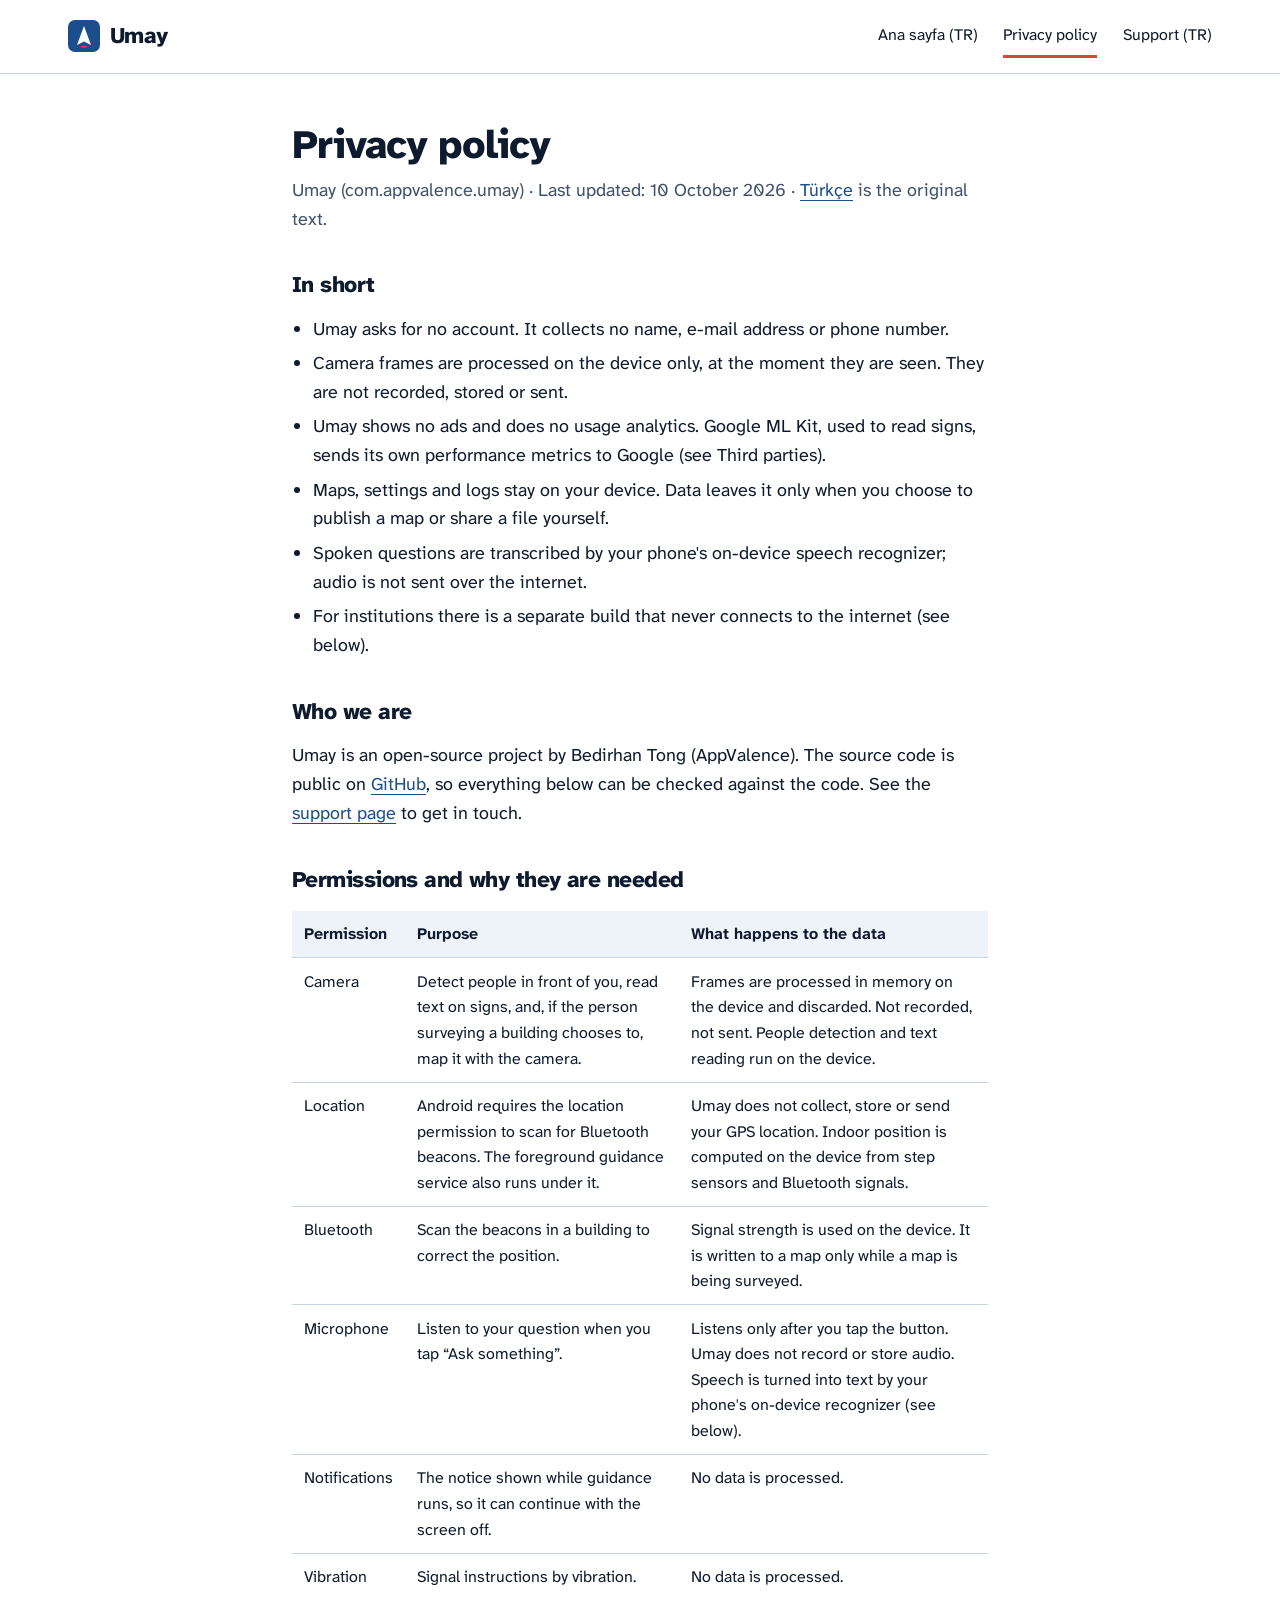
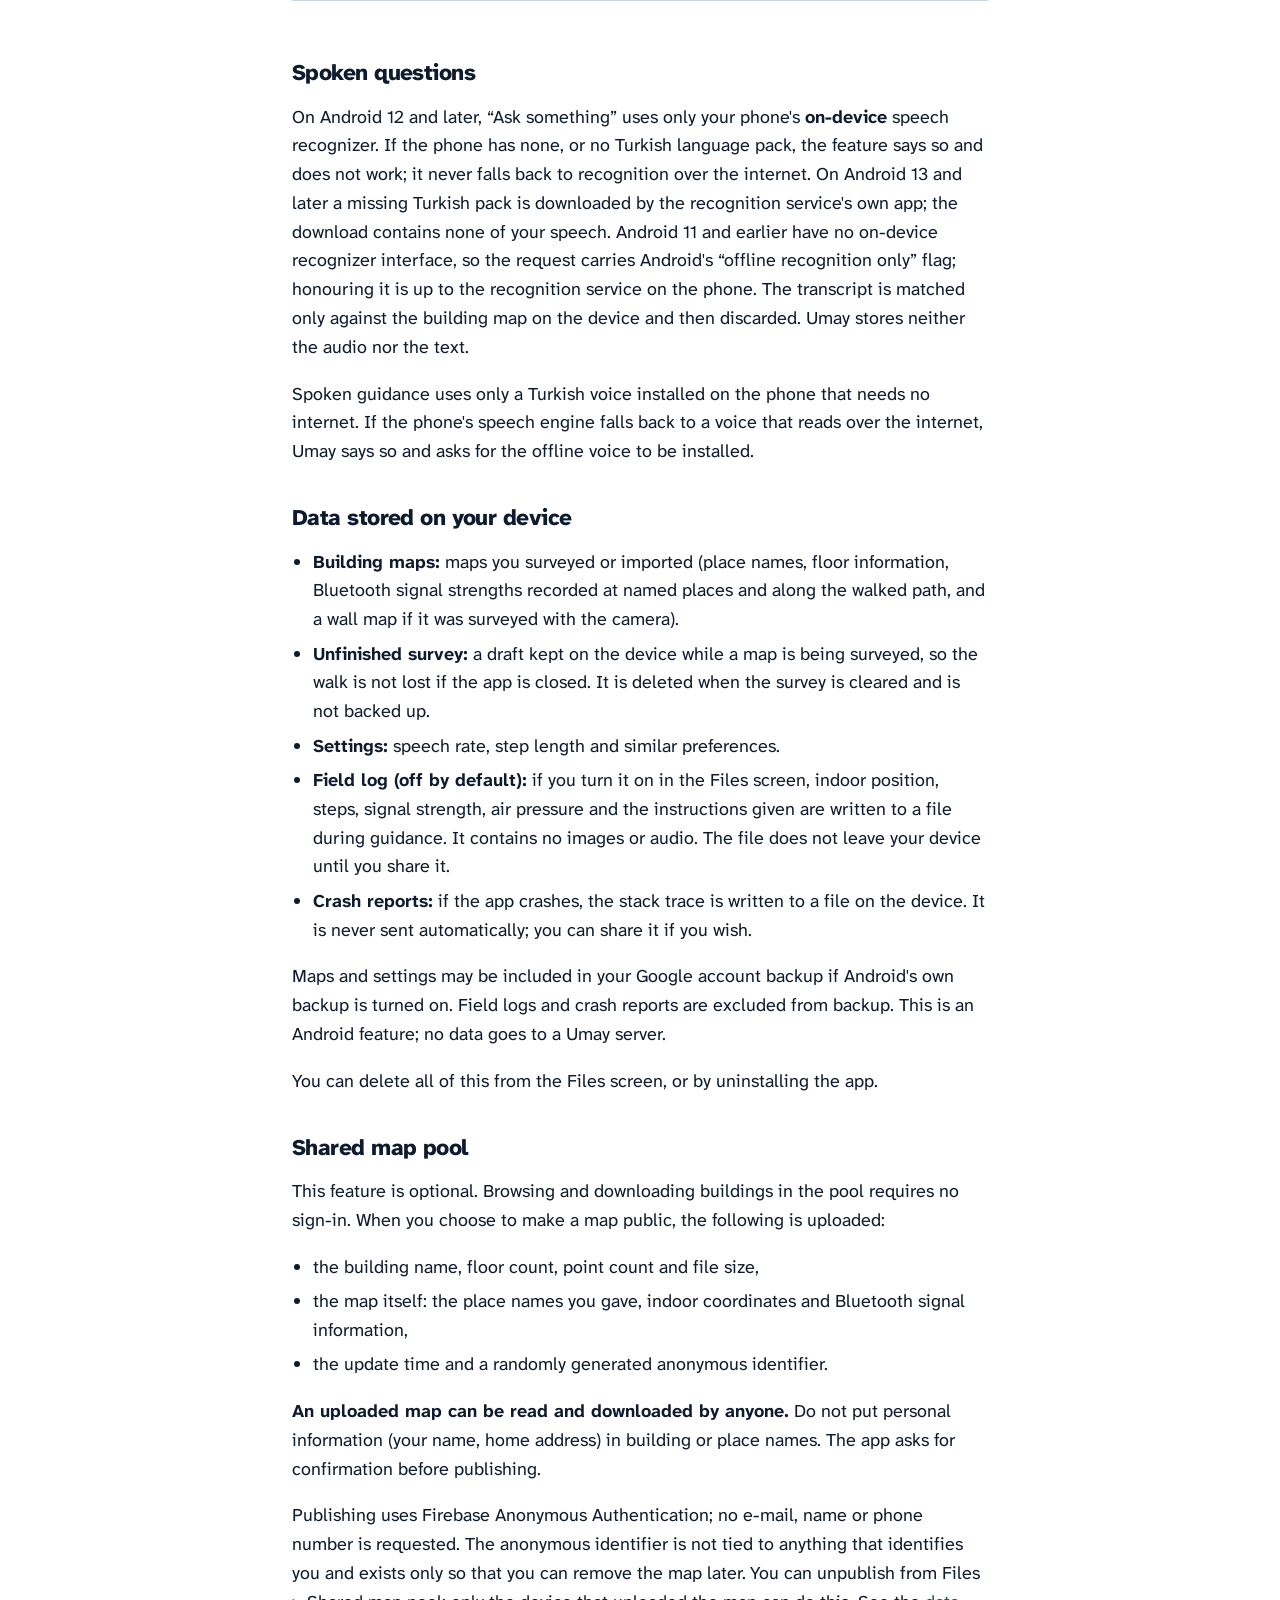
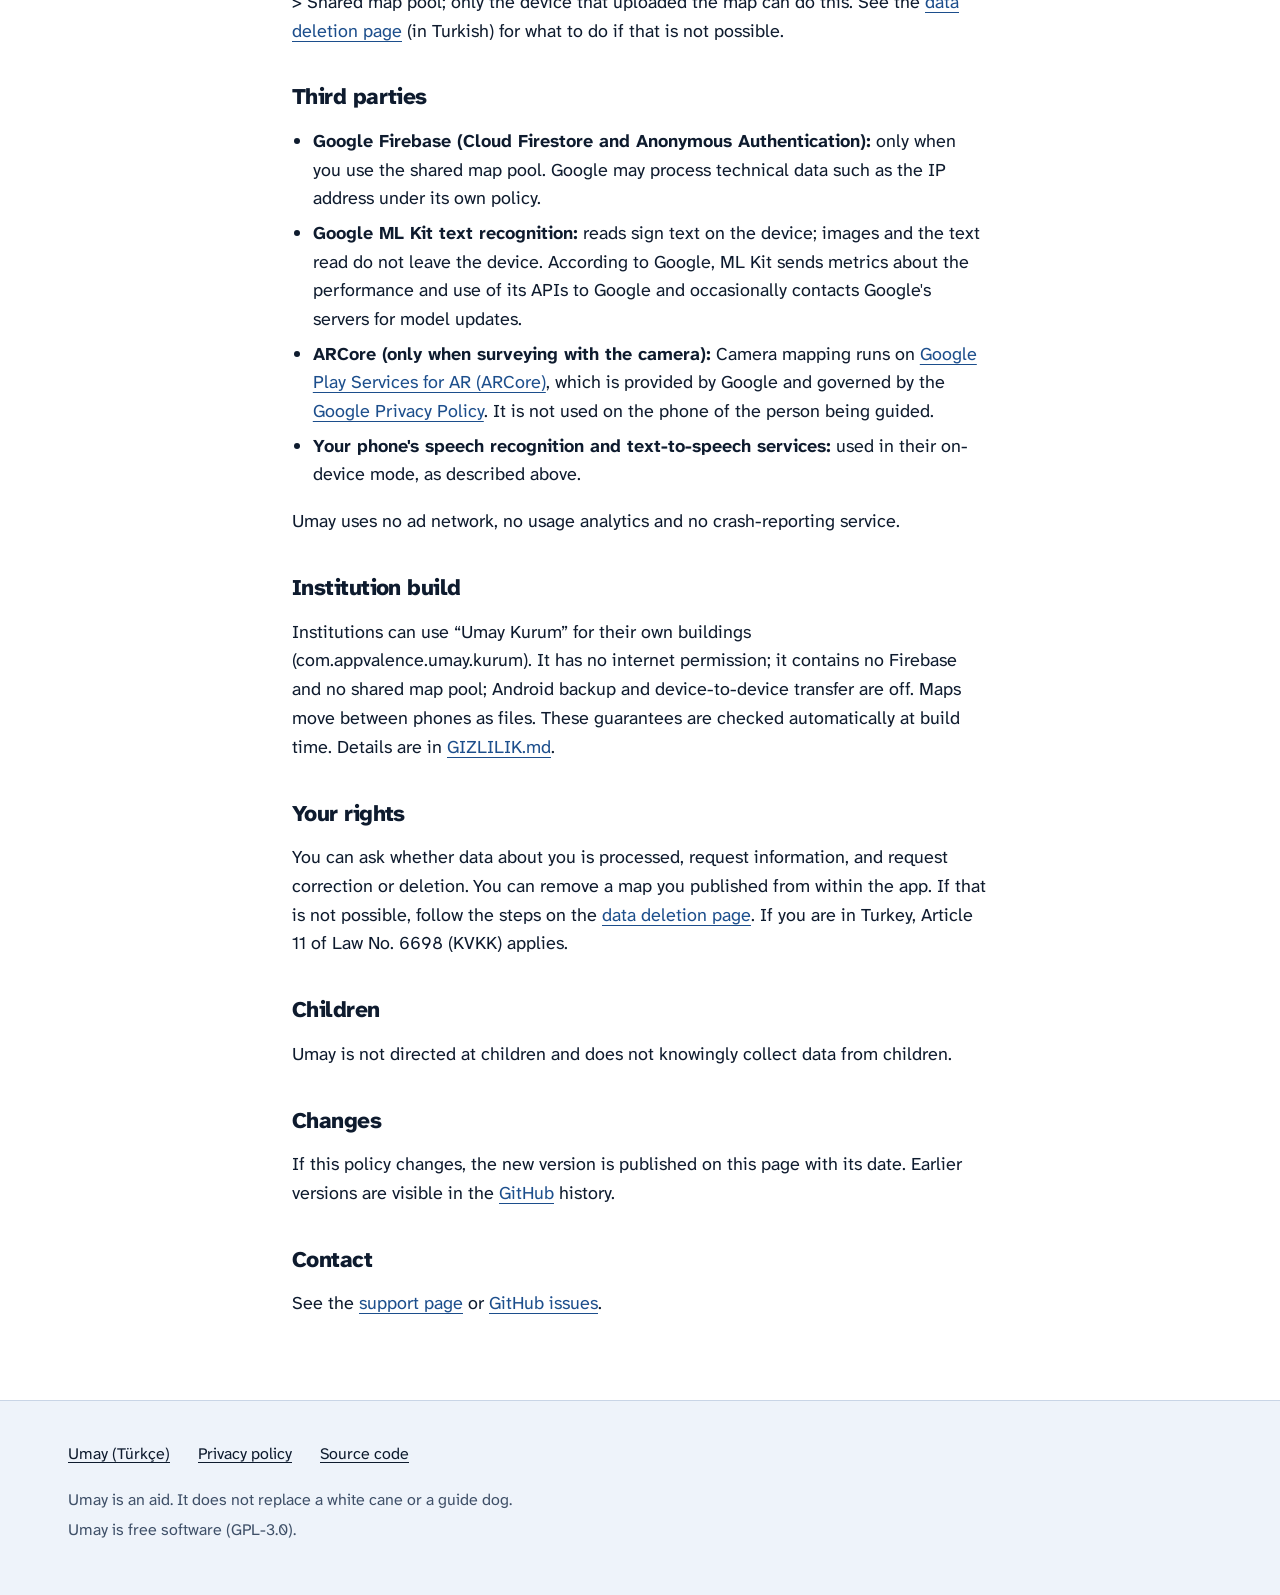
<file: website/en/privacy.html>
<!doctype html>
<html lang="en">
<head>
<meta charset="utf-8">
<meta name="viewport" content="width=device-width, initial-scale=1">
<title>Privacy policy - Umay</title>
<meta name="description" content="What data Umay processes and what it does not: camera frames are not recorded, there are no accounts or ads, and data stays on the device.">
<meta name="color-scheme" content="light dark">
<link rel="icon" href="../img/favicon.svg" type="image/svg+xml">
<link rel="preload" href="../fonts/atkinson-next-latin-wght-normal.woff2" as="font" type="font/woff2" crossorigin>
<link rel="stylesheet" href="../css/site.css">
</head>
<body>
<a class="skip" href="#icerik">Skip to content</a>
<header class="site"><div class="wrap">
<a class="brand" href="../index.html"><img src="../img/favicon.svg" alt="" width="32" height="32">Umay</a>
<nav class="site" aria-label="Main"><ul><li><a href="../index.html">Ana sayfa (TR)</a></li><li><a href="privacy.html" aria-current="page">Privacy policy</a></li><li><a href="../destek.html">Support (TR)</a></li></ul></nav>
</div></header>
<main id="icerik" class="doc"><div class="wrap narrow">
<h1>Privacy policy</h1>
<p class="meta">Umay (com.appvalence.umay) &middot; Last updated: 10 October 2026 &middot; <a href="../gizlilik.html" hreflang="tr" lang="tr">Türkçe</a> is the original text.</p>

<h2>In short</h2>
<ul>
<li>Umay asks for no account. It collects no name, e-mail address or phone number.</li>
<li>Camera frames are processed on the device only, at the moment they are seen. They are not recorded, stored or sent.</li>
<li>Umay shows no ads and does no usage analytics. Google ML Kit, used to read signs, sends its own performance metrics to Google (see Third parties).</li>
<li>Maps, settings and logs stay on your device. Data leaves it only when you choose to publish a map or share a file yourself.</li>
<li>Spoken questions are transcribed by your phone's on-device speech recognizer; audio is not sent over the internet.</li>
<li>For institutions there is a separate build that never connects to the internet (see below).</li>
</ul>

<h2>Who we are</h2>
<p>Umay is an open-source project by Bedirhan Tong (AppValence). The source code is public on <a href="https://github.com/bedirhantong/Umay">GitHub</a>, so everything below can be checked against the code. See the <a href="../destek.html">support page</a> to get in touch.</p>

<h2>Permissions and why they are needed</h2>
<div class="tablewrap"><table>
<thead><tr><th>Permission</th><th>Purpose</th><th>What happens to the data</th></tr></thead>
<tbody>
<tr><td>Camera</td><td>Detect people in front of you, read text on signs, and, if the person surveying a building chooses to, map it with the camera.</td><td>Frames are processed in memory on the device and discarded. Not recorded, not sent. People detection and text reading run on the device.</td></tr>
<tr><td>Location</td><td>Android requires the location permission to scan for Bluetooth beacons. The foreground guidance service also runs under it.</td><td>Umay does not collect, store or send your GPS location. Indoor position is computed on the device from step sensors and Bluetooth signals.</td></tr>
<tr><td>Bluetooth</td><td>Scan the beacons in a building to correct the position.</td><td>Signal strength is used on the device. It is written to a map only while a map is being surveyed.</td></tr>
<tr><td>Microphone</td><td>Listen to your question when you tap &ldquo;Ask something&rdquo;.</td><td>Listens only after you tap the button. Umay does not record or store audio. Speech is turned into text by your phone's on-device recognizer (see below).</td></tr>
<tr><td>Notifications</td><td>The notice shown while guidance runs, so it can continue with the screen off.</td><td>No data is processed.</td></tr>
<tr><td>Vibration</td><td>Signal instructions by vibration.</td><td>No data is processed.</td></tr>
</tbody></table></div>

<h2>Spoken questions</h2>
<p>On Android 12 and later, &ldquo;Ask something&rdquo; uses only your phone's <strong>on-device</strong> speech recognizer. If the phone has none, or no Turkish language pack, the feature says so and does not work; it never falls back to recognition over the internet. On Android 13 and later a missing Turkish pack is downloaded by the recognition service's own app; the download contains none of your speech. Android 11 and earlier have no on-device recognizer interface, so the request carries Android's &ldquo;offline recognition only&rdquo; flag; honouring it is up to the recognition service on the phone. The transcript is matched only against the building map on the device and then discarded. Umay stores neither the audio nor the text.</p>
<p>Spoken guidance uses only a Turkish voice installed on the phone that needs no internet. If the phone's speech engine falls back to a voice that reads over the internet, Umay says so and asks for the offline voice to be installed.</p>

<h2>Data stored on your device</h2>
<ul>
<li><strong>Building maps:</strong> maps you surveyed or imported (place names, floor information, Bluetooth signal strengths recorded at named places and along the walked path, and a wall map if it was surveyed with the camera).</li>
<li><strong>Unfinished survey:</strong> a draft kept on the device while a map is being surveyed, so the walk is not lost if the app is closed. It is deleted when the survey is cleared and is not backed up.</li>
<li><strong>Settings:</strong> speech rate, step length and similar preferences.</li>
<li><strong>Field log (off by default):</strong> if you turn it on in the Files screen, indoor position, steps, signal strength, air pressure and the instructions given are written to a file during guidance. It contains no images or audio. The file does not leave your device until you share it.</li>
<li><strong>Crash reports:</strong> if the app crashes, the stack trace is written to a file on the device. It is never sent automatically; you can share it if you wish.</li>
</ul>
<p>Maps and settings may be included in your Google account backup if Android's own backup is turned on. Field logs and crash reports are excluded from backup. This is an Android feature; no data goes to a Umay server.</p>
<p>You can delete all of this from the Files screen, or by uninstalling the app.</p>

<h2>Shared map pool</h2>
<p>This feature is optional. Browsing and downloading buildings in the pool requires no sign-in. When you choose to make a map public, the following is uploaded:</p>
<ul>
<li>the building name, floor count, point count and file size,</li>
<li>the map itself: the place names you gave, indoor coordinates and Bluetooth signal information,</li>
<li>the update time and a randomly generated anonymous identifier.</li>
</ul>
<p><strong>An uploaded map can be read and downloaded by anyone.</strong> Do not put personal information (your name, home address) in building or place names. The app asks for confirmation before publishing.</p>
<p>Publishing uses Firebase Anonymous Authentication; no e-mail, name or phone number is requested. The anonymous identifier is not tied to anything that identifies you and exists only so that you can remove the map later. You can unpublish from Files &gt; Shared map pool; only the device that uploaded the map can do this. See the <a href="../veri-silme.html">data deletion page</a> (in Turkish) for what to do if that is not possible.</p>

<h2>Third parties</h2>
<ul>
<li><strong>Google Firebase (Cloud Firestore and Anonymous Authentication):</strong> only when you use the shared map pool. Google may process technical data such as the IP address under its own policy.</li>
<li><strong>Google ML Kit text recognition:</strong> reads sign text on the device; images and the text read do not leave the device. According to Google, ML Kit sends metrics about the performance and use of its APIs to Google and occasionally contacts Google's servers for model updates.</li>
<li><strong>ARCore (only when surveying with the camera):</strong> Camera mapping runs on <a href="https://play.google.com/store/apps/details?id=com.google.ar.core">Google Play Services for AR (ARCore)</a>, which is provided by Google and governed by the <a href="https://policies.google.com/privacy">Google Privacy Policy</a>. It is not used on the phone of the person being guided.</li>
<li><strong>Your phone's speech recognition and text-to-speech services:</strong> used in their on-device mode, as described above.</li>
</ul>
<p>Umay uses no ad network, no usage analytics and no crash-reporting service.</p>

<h2>Institution build</h2>
<p>Institutions can use &ldquo;Umay Kurum&rdquo; for their own buildings (com.appvalence.umay.kurum). It has no internet permission; it contains no Firebase and no shared map pool; Android backup and device-to-device transfer are off. Maps move between phones as files. These guarantees are checked automatically at build time. Details are in <a href="https://github.com/bedirhantong/Umay/blob/main/docs/GIZLILIK.md">GIZLILIK.md</a>.</p>

<h2>Your rights</h2>
<p>You can ask whether data about you is processed, request information, and request correction or deletion. You can remove a map you published from within the app. If that is not possible, follow the steps on the <a href="../veri-silme.html">data deletion page</a>. If you are in Turkey, Article 11 of Law No. 6698 (KVKK) applies.</p>

<h2>Children</h2>
<p>Umay is not directed at children and does not knowingly collect data from children.</p>

<h2>Changes</h2>
<p>If this policy changes, the new version is published on this page with its date. Earlier versions are visible in the <a href="https://github.com/bedirhantong/Umay">GitHub</a> history.</p>

<h2>Contact</h2>
<p>See the <a href="../destek.html">support page</a> or <a href="https://github.com/bedirhantong/Umay/issues">GitHub issues</a>.</p>
</div></main>
<footer class="site"><div class="wrap">
<ul><li><a href="../index.html">Umay (Türkçe)</a></li><li><a href="privacy.html">Privacy policy</a></li><li><a href="https://github.com/bedirhantong/Umay">Source code</a></li></ul>
<p>Umay is an aid. It does not replace a white cane or a guide dog.</p>
<p>Umay is free software (GPL-3.0).</p>
</div></footer>
</body>
</html>
</file>
<file: website/css/site.css>
/* Umay site. Rules and reasons: website/DESIGN.md. One self-hosted font, no scripts, no third-party requests. */
@font-face { font-family: "Atkinson Hyperlegible Next"; src: url("../fonts/atkinson-next-latin-ext-wght-normal.woff2") format("woff2"); font-weight: 200 800; font-display: swap;
  unicode-range: U+0100-02BA, U+02BD-02C5, U+02C7-02CC, U+02CE-02D7, U+02DD-02FF, U+0304, U+0308, U+0329, U+1D00-1DBF, U+1E00-1E9F, U+1EF2-1EFF, U+2020, U+20A0-20AB, U+20AD-20C0, U+2113, U+2C60-2C7F, U+A720-A7FF; }
@font-face { font-family: "Atkinson Hyperlegible Next"; src: url("../fonts/atkinson-next-latin-wght-normal.woff2") format("woff2"); font-weight: 200 800; font-display: swap;
  unicode-range: U+0000-00FF, U+0131, U+0152-0153, U+02BB-02BC, U+02C6, U+02DA, U+02DC, U+0304, U+0308, U+0329, U+2000-206F, U+20AC, U+2122, U+2191, U+2193, U+2212, U+2215, U+FEFF, U+FFFD; }

:root {
  --ink: #0E1B2E;
  --ink-soft: #3F5068;
  --navy: #1C4E8C;
  --paper: #FFFFFF;
  --wash: #EEF3FA;
  --line: #C9D5E6;
  --line-strong: #6F87AB;
  --signal: #D6483A;
  --on-navy: #FFFFFF;
  --band: #1C4E8C;
  --link: #1C4E8C;
  --focus: #0E1B2E;
  /* aliases used by the document pages */
  --bg: var(--paper); --bg-soft: var(--wash); --text: var(--ink); --muted: var(--ink-soft);
}
@media (prefers-color-scheme: dark) {
  :root {
    --ink: #E8EEF7; --ink-soft: #B4C3D8; --navy: #8DB3EA; --paper: #0B1424; --wash: #111E33;
    --line: #2A3A55; --line-strong: #4F6688; --signal: #F0705F; --on-navy: #0B1424; --band: #12305A; --link: #8DB3EA; --focus: #E8EEF7;
  }
}
*, *::before, *::after { box-sizing: border-box; }
html { font-size: 100%; -webkit-text-size-adjust: 100%; scroll-padding-top: 1rem; }
body { margin: 0; background: var(--paper); color: var(--ink); font: 1.125rem/1.6 "Atkinson Hyperlegible Next", system-ui, -apple-system, "Segoe UI", Roboto, sans-serif; font-synthesis: none; }
a { color: var(--link); text-underline-offset: .2em; text-decoration-thickness: 1px; }
a:hover { text-decoration-thickness: 3px; }
:focus-visible { outline: 3px solid var(--focus); outline-offset: 3px; border-radius: 2px; }
.skip { position: absolute; left: -999px; top: 0; background: var(--ink); color: var(--paper); padding: .9rem 1.1rem; z-index: 10; }
.skip:focus { left: 0; }
.wrap { max-width: 74rem; margin: 0 auto; padding: 0 1.25rem; }
.narrow { max-width: 46rem; }
p { max-width: 68ch; }

/* Header and footer */
header.site { border-bottom: 1px solid var(--line); }
header.site .wrap { display: flex; flex-wrap: wrap; align-items: center; justify-content: space-between; gap: .25rem 2rem; padding-top: .9rem; padding-bottom: .9rem; }
.brand { display: inline-flex; align-items: center; gap: .6rem; color: var(--ink); text-decoration: none; font-weight: 800; font-size: 1.4rem; letter-spacing: -.02em; }
.brand img { width: 2rem; height: 2rem; }
nav.site ul { display: flex; flex-wrap: wrap; gap: 0 1.6rem; list-style: none; margin: 0; padding: 0; }
nav.site a { color: var(--ink); text-decoration: none; min-height: 2.75rem; display: inline-flex; align-items: center; border-bottom: 3px solid transparent; font-size: 1rem; }
nav.site a:hover, nav.site a[aria-current="page"] { border-bottom-color: var(--signal); }
footer.site { border-top: 1px solid var(--line); background: var(--wash); padding: 2.5rem 0 3rem; color: var(--ink-soft); font-size: 1rem; }
footer.site ul { list-style: none; padding: 0; margin: 0 0 1.25rem; display: flex; flex-wrap: wrap; gap: .25rem 1.75rem; }
footer.site a { color: var(--ink); }
footer.site p { margin: .3rem 0; }

/* Buttons */
.btn { display: inline-flex; align-items: center; min-height: 3rem; padding: 0 1.5rem; font-weight: 700; font-size: 1.05rem; text-decoration: none; border: 2px solid var(--navy); color: var(--navy); background: transparent; border-radius: .25rem; }
.btn:hover { background: var(--navy); color: var(--on-navy); }
.btn.solid { background: var(--navy); color: var(--on-navy); }
.btn.solid:hover { background: var(--ink); border-color: var(--ink); color: var(--paper); }
.actions { display: flex; flex-wrap: wrap; gap: .75rem; }

/* Headings */
h1, h2, h3 { font-weight: 800; letter-spacing: -.025em; margin: 0; }
h2 { font-size: clamp(2rem, 4.6vw, 3.25rem); line-height: 1.05; }
h3 { font-size: 1.35rem; line-height: 1.2; letter-spacing: -.01em; }
.lead { font-size: 1.3rem; color: var(--ink-soft); margin: 1.25rem 0 0; }
section.block { padding: 5.5rem 0; }

/* Hero: the page starts as a floor plan */
.hero { overflow-x: clip; }
.hero .wrap { display: grid; gap: 2.5rem; padding-top: 3.5rem; padding-bottom: 4rem; align-items: center; }
@media (min-width: 60rem) { .hero .wrap { grid-template-columns: minmax(0, 5fr) minmax(0, 6fr); gap: 3rem; padding-top: 4rem; padding-bottom: 4.5rem; } }
.hero h1 { font-size: clamp(2.9rem, 7.2vw, 5.4rem); line-height: .98; letter-spacing: -.04em; }
.hero .sub { font-size: 1.3rem; color: var(--ink-soft); margin: 1.75rem 0 2rem; max-width: 34rem; }
.hero .status { margin: 1.25rem 0 0; font-size: 1rem; color: var(--ink-soft); }
.hero figure { margin: 0; }
.hero figcaption { font-size: .95rem; color: var(--ink-soft); margin-top: .75rem; max-width: 40rem; }
.plan { display: block; width: 100%; height: auto; }
.plan .wall { fill: none; stroke: var(--ink); stroke-width: 3; stroke-linecap: square; }
.plan .divider { fill: none; stroke: var(--line-strong); stroke-width: 1.5; }
.plan .hall { fill: var(--wash); }
.plan .stairs { stroke: var(--line-strong); stroke-width: 2; }
.plan text { fill: var(--ink-soft); font: 700 15px "Atkinson Hyperlegible Next", system-ui, sans-serif; }
.plan .beacon { fill: var(--navy); }
.plan .ring { fill: none; stroke: var(--navy); stroke-width: 1.5; opacity: .35; }
.plan .route { fill: none; stroke: var(--signal); stroke-width: 5; stroke-linecap: round; stroke-linejoin: round; }
.plan .dest-ring { fill: none; stroke: var(--signal); stroke-width: 4; }
.plan .dest-dot { fill: var(--signal); }
.plan .you { fill: var(--ink); }
/* the one moment of motion on the site: the route draws itself once */
@media (prefers-reduced-motion: no-preference) {
  .plan .route { stroke-dasharray: 1; stroke-dashoffset: 1; animation: draw 2.6s cubic-bezier(.4,0,.2,1) .4s forwards; }
  .plan .dest { opacity: 0; animation: arrive .5s ease-out 2.8s forwards; }
}
@keyframes draw { to { stroke-dashoffset: 0; } }
@keyframes arrive { to { opacity: 1; } }
@media (forced-colors: active) { .plan .wall, .plan .route, .plan .dest-ring { stroke: CanvasText; } .plan .beacon, .plan .dest-dot, .plan .you { fill: CanvasText; } }

/* What it does: a specification list, not a card grid */
.spec { margin: 3rem 0 0; border-top: 3px solid var(--ink); }
.spec div { display: grid; gap: .35rem 3rem; padding: 1.5rem 0; border-bottom: 1px solid var(--line); }
@media (min-width: 48rem) { .spec div { grid-template-columns: 5fr 7fr; } }
.spec dt { font-size: 1.5rem; font-weight: 800; letter-spacing: -.015em; line-height: 1.2; }
.spec dd { margin: 0; color: var(--ink-soft); max-width: 60ch; }

/* Safety: the one thing that must not be missed */
.notice { border: 2px solid var(--ink); border-left: 12px solid var(--signal); padding: 1.5rem 1.75rem; margin-top: 3rem; }
.notice h3 { font-size: 1.5rem; margin-bottom: .6rem; }
.notice p { margin: 0; max-width: 62ch; }
.notice p + p { margin-top: .7rem; }

/* How it works: the only dark band on the page, and a true sequence */
.band { background: var(--band); color: #fff; }
@media (prefers-color-scheme: dark) { .band { color: var(--ink); } }
.band .lead { color: #D3E0F3; }
@media (prefers-color-scheme: dark) { .band .lead { color: var(--ink-soft); } }
.steps { list-style: none; counter-reset: step; padding: 0; margin: 3.5rem 0 0; display: grid; gap: 2.5rem 2rem; }
@media (min-width: 48rem) { .steps { grid-template-columns: repeat(2, 1fr); } }
@media (min-width: 64rem) { .steps { grid-template-columns: repeat(4, 1fr); } }
.steps li { counter-increment: step; border-top: 2px solid rgba(255,255,255,.55); padding-top: 1rem; }
.steps li::before { content: counter(step); display: block; font-size: 4.5rem; font-weight: 800; line-height: 1; letter-spacing: -.05em; opacity: .9; margin-bottom: .75rem; }
.steps h3 { margin-bottom: .5rem; }
.steps p { margin: 0; color: #D3E0F3; font-size: 1.05rem; }
@media (prefers-color-scheme: dark) { .steps p { color: var(--ink-soft); } }
.beacon-note { background: var(--paper); color: var(--ink); border-left: 12px solid var(--signal); padding: 1.5rem 1.75rem; margin-top: 3.5rem; }
.beacon-note p { margin: 0; }

/* App: one large screen, three smaller */
.app { display: grid; gap: 2.5rem; align-items: start; margin-top: 3rem; }
@media (min-width: 60rem) { .app { grid-template-columns: 5fr 7fr; gap: 4rem; } }
.app figure { margin: 0; }
.app img { width: 100%; height: auto; display: block; border: 1px solid var(--line-strong); border-radius: 1.25rem; }
.app figcaption { font-size: .98rem; color: var(--ink-soft); margin-top: .6rem; }
.app .main { max-width: 22rem; }
.app .more-wrap .small { margin-top: 2rem; }
.app .more { display: grid; grid-template-columns: repeat(3, 1fr); gap: 1rem; }
@media (max-width: 40rem) { .app .more { grid-template-columns: repeat(2, 1fr); } }

/* Institutions and roadmap: tables, because they are tables */
.split { display: grid; gap: 2.5rem; align-items: start; }
@media (min-width: 60rem) { .split { grid-template-columns: 5fr 7fr; gap: 4rem; } }
.facts { width: 100%; border-collapse: collapse; margin: 0; font-size: 1.05rem; }
.facts caption { text-align: left; font-weight: 800; font-size: 1.15rem; padding-bottom: .75rem; }
.facts th, .facts td { text-align: left; vertical-align: top; padding: 1rem 1rem 1rem 0; border: 0; border-top: 1px solid var(--line-strong); background: transparent; }
.facts th { font-weight: 800; width: 34%; }
.facts td { color: var(--ink-soft); }
.facts tr:last-child th, .facts tr:last-child td { border-bottom: 1px solid var(--line-strong); }
.status-now { font-weight: 800; color: var(--navy); }
.small { font-size: 1rem; color: var(--ink-soft); margin-top: 1.25rem; }
.tablewrap { overflow-x: auto; }

/* Privacy: said plainly */
.statement { font-size: clamp(1.6rem, 3.4vw, 2.5rem); line-height: 1.2; font-weight: 700; letter-spacing: -.02em; max-width: 24em; margin: 0; }
.ticks { list-style: none; padding: 0; margin: 2.5rem 0 0; display: grid; gap: .75rem; max-width: 40rem; }
.ticks li { padding-left: 2rem; position: relative; }
.ticks li::before { content: ""; position: absolute; left: 0; top: .7em; width: 1rem; height: 3px; background: var(--ink); }

/* Closing call */
.close h2 { max-width: 16em; }
.close .btn { border-color: #fff; color: #fff; }
.close .btn:hover { background: #fff; color: var(--navy); }
.close .btn.solid { background: #fff; color: #123566; }
.close .btn.solid:hover { background: #D3E0F3; border-color: #D3E0F3; }
@media (prefers-color-scheme: dark) { .close .btn { border-color: var(--ink); color: var(--ink); } .close .btn:hover { background: var(--ink); color: var(--paper); } .close .btn.solid { background: var(--ink); color: var(--paper); } }

/* Notices in the document pages */
.callout { border-left: 8px solid var(--signal); background: var(--wash); padding: 1rem 1.25rem; margin: 1.5rem 0; }
.callout p { margin: 0; }
.callout p + p { margin-top: .6rem; }

/* Document pages (privacy, support, data deletion) */
main.doc { padding: 3rem 0 4rem; }
main.doc h1 { font-size: clamp(1.75rem, 4vw, 2.5rem); line-height: 1.15; margin: 0 0 .5rem; }
main.doc .meta { color: var(--muted); margin: 0 0 2rem; }
main.doc h2 { margin-top: 2.5rem; font-size: 1.4rem; }
main.doc ul { padding-left: 1.3rem; }
main.doc li { margin: .35rem 0; }
table { border-collapse: collapse; width: 100%; margin: 1.25rem 0; font-size: 1rem; }
th, td { text-align: left; vertical-align: top; padding: .65rem .75rem; border-bottom: 1px solid var(--line); }
th { background: var(--bg-soft); }
.tablewrap { overflow-x: auto; }


.sr-only { position: absolute; width: 1px; height: 1px; overflow: hidden; clip-path: inset(50%); white-space: nowrap; }
.tint { background: var(--wash); }
.mt2 { margin-top: 2rem; }
.mt25 { margin-top: 2.5rem; }
</file>
